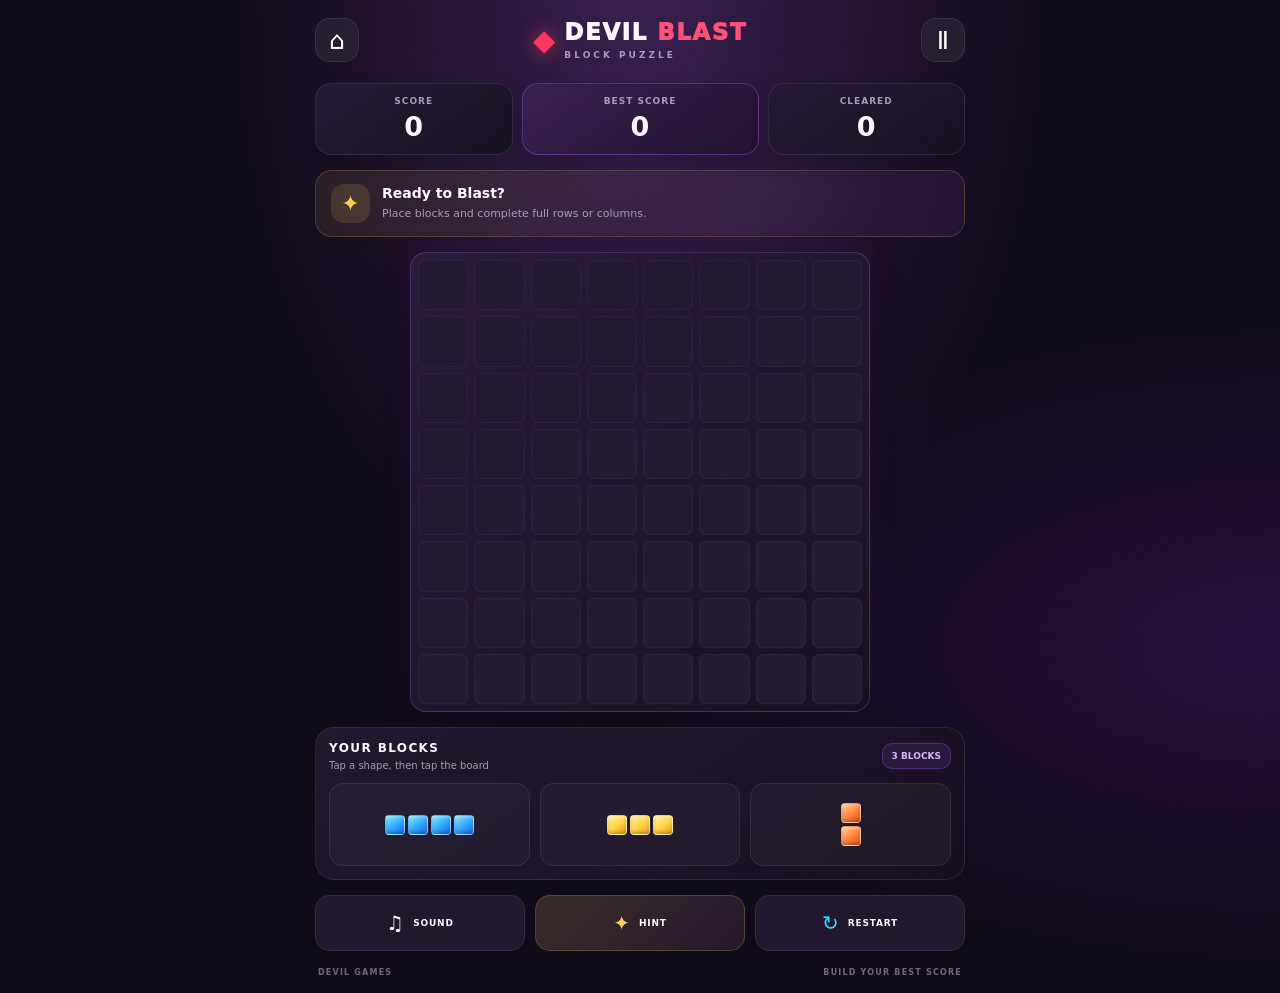
<file: devil-blast/index.html>
<!-- =====================================================
DEVIL GAMES — PART 04
FILE: devil-blast/index.html
PURPOSE: DEVIL BLAST 8x8 BLOCK PUZZLE GAME SCREEN
NEXT: PART 05 — devil-blast/style.css
===================================================== -->

<!DOCTYPE html>
<html lang="en">
<head>
  <meta charset="UTF-8">
  <meta name="viewport" content="width=device-width, initial-scale=1.0, viewport-fit=cover">
  <meta name="theme-color" content="#140d20">
  <meta name="description" content="DEVIL BLAST colorful block puzzle game">
  <title>DEVIL BLAST | DEVIL GAMES</title>

  <link rel="stylesheet" href="style.css">
</head>
<body>
  <div class="game-shell">

    <!-- TOP BAR -->
    <header class="game-header">
      <a class="icon-btn home-btn" href="../index.html" aria-label="Home">⌂</a>

      <div class="game-brand">
        <span class="brand-mark">◆</span>
        <div>
          <h1>DEVIL <span>BLAST</span></h1>
          <p>BLOCK PUZZLE</p>
        </div>
      </div>

      <button class="icon-btn" id="pauseBtn" aria-label="Pause game">Ⅱ</button>
    </header>

    <!-- SCORE PANEL -->
    <section class="score-panel">
      <div class="score-box">
        <span class="score-label">SCORE</span>
        <strong id="scoreValue">0</strong>
      </div>

      <div class="score-box score-main">
        <span class="score-label">BEST SCORE</span>
        <strong id="bestValue">0</strong>
      </div>

      <div class="score-box">
        <span class="score-label">CLEARED</span>
        <strong id="clearValue">0</strong>
      </div>
    </section>

    <!-- GAME MESSAGE -->
    <section class="game-message">
      <div class="message-icon">✦</div>
      <div>
        <h2 id="messageTitle">Ready to Blast?</h2>
        <p id="messageText">Place blocks and complete full rows or columns.</p>
      </div>
    </section>

    <!-- PUZZLE BOARD -->
    <main class="board-area">
      <div class="board-frame">
        <div
          class="puzzle-board"
          id="gameBoard"
          role="grid"
          aria-label="8 by 8 block puzzle board"
        ></div>
      </div>
    </main>

    <!-- BLOCK TRAY -->
    <section class="block-section">
      <div class="section-heading">
        <div>
          <h2>YOUR BLOCKS</h2>
          <p>Tap a shape, then tap the board</p>
        </div>
        <span class="tray-badge" id="blocksLeft">3 BLOCKS</span>
      </div>

      <div class="block-tray" id="blockTray">
        <button class="block-slot" data-slot="0" aria-label="Select block 1">
          <span class="block-shape"></span>
        </button>

        <button class="block-slot" data-slot="1" aria-label="Select block 2">
          <span class="block-shape"></span>
        </button>

        <button class="block-slot" data-slot="2" aria-label="Select block 3">
          <span class="block-shape"></span>
        </button>
      </div>
    </section>

    <!-- GAME ACTIONS -->
    <section class="game-actions">
      <button class="action-btn secondary-action" id="soundBtn">
        <span>♫</span>
        <small>SOUND</small>
      </button>

      <button class="action-btn hint-action" id="hintBtn">
        <span>✦</span>
        <small>HINT</small>
      </button>

      <button class="action-btn restart-action" id="restartBtn">
        <span>↻</span>
        <small>RESTART</small>
      </button>
    </section>

    <footer class="game-footer">
      <span>DEVIL GAMES</span>
      <span>BUILD YOUR BEST SCORE</span>
    </footer>
  </div>

  <!-- PAUSE / GAME OVER MODAL -->
  <div class="game-modal hidden" id="gameModal" role="dialog" aria-modal="true">
    <div class="modal-card">
      <div class="modal-symbol" id="modalSymbol">Ⅱ</div>
      <h2 id="modalTitle">Game Paused</h2>
      <p id="modalText">Take a breath. Your blocks are waiting.</p>

      <div class="modal-score hidden" id="finalScoreBox">
        <span>FINAL SCORE</span>
        <strong id="finalScore">0</strong>
      </div>

      <button class="modal-primary" id="resumeBtn">RESUME GAME</button>
      <button class="modal-secondary" id="modalRestartBtn">RESTART GAME</button>
      <a class="modal-home" href="../index.html">BACK TO DEVIL GAMES</a>
    </div>
  </div>

  <!-- =====================================================
  PART 04 END
  FILE: devil-blast/index.html
  NEXT: PART 05 — devil-blast/style.css
  ===================================================== -->

  <script src="game.js"></script>
</body>
</html>
</file>
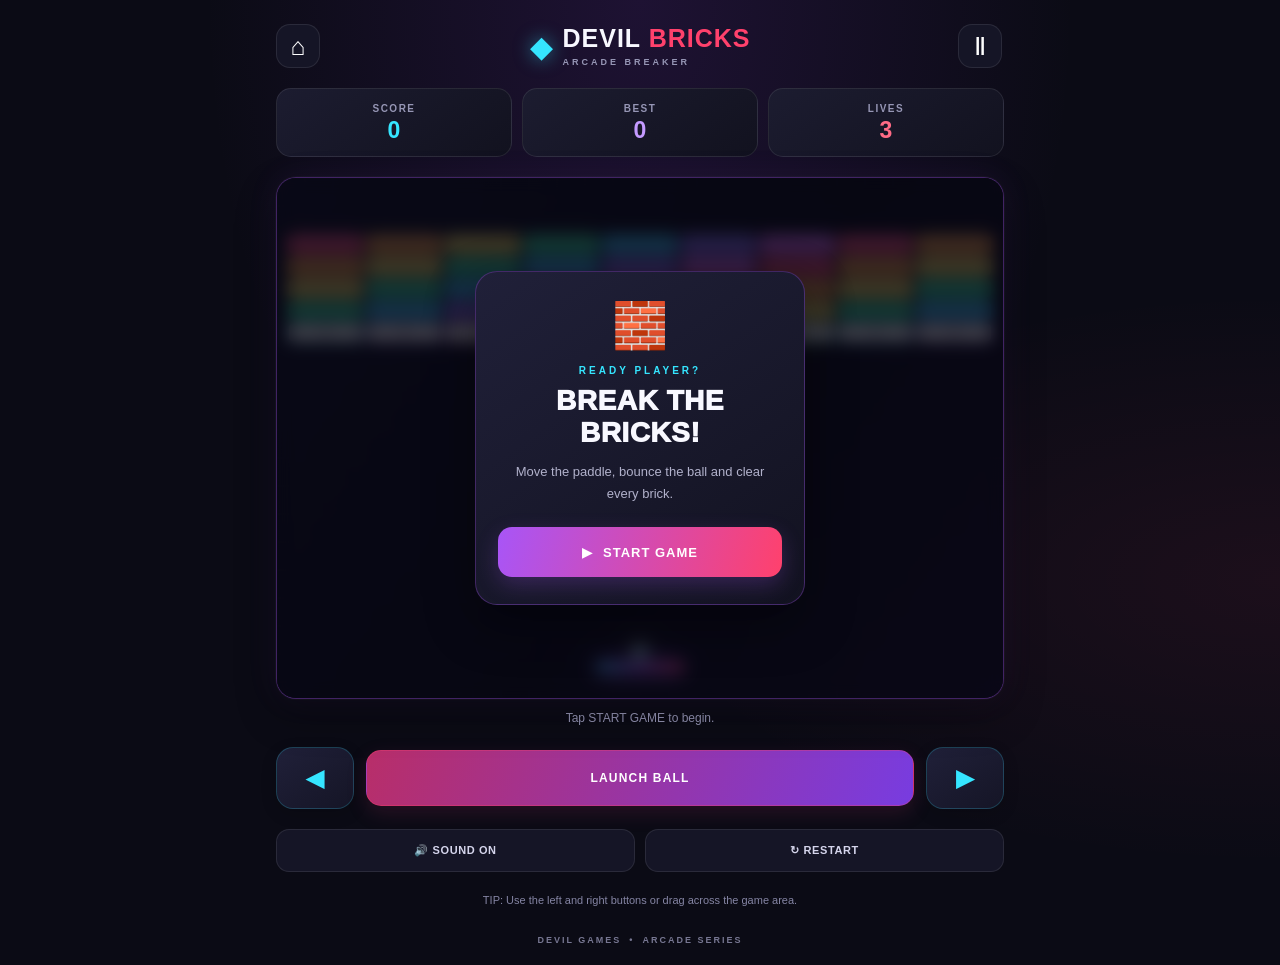
<file: devil-bricks/index.html>
<!-- =====================================================
     DEVIL GAMES
     PART 11: DEVIL BRICKS — HTML
     FILE: devil-bricks/index.html
     NEXT: PART 12 — devil-bricks/style.css
===================================================== -->
<!DOCTYPE html>
<html lang="en">
<head>
  <meta charset="UTF-8">
  <meta name="viewport" content="width=device-width, initial-scale=1.0, viewport-fit=cover">
  <meta name="theme-color" content="#10101c">
  <meta name="description" content="DEVIL BRICKS — a colorful arcade brick breaker game.">
  <title>DEVIL BRICKS | DEVIL GAMES</title>
  <link rel="stylesheet" href="style.css">
</head>
<body>
  <main class="brick-app">

    <header class="brick-header">
      <a class="brick-home-btn" href="../index.html" aria-label="Back to games">
        <span aria-hidden="true">⌂</span>
      </a>

      <div class="brick-brand">
        <span class="brick-brand-icon">◆</span>
        <div>
          <h1>DEVIL <span>BRICKS</span></h1>
          <p>ARCADE BREAKER</p>
        </div>
      </div>

      <button id="brickPauseBtn" class="brick-icon-btn"
        type="button" aria-label="Pause game">Ⅱ</button>
    </header>

    <section class="brick-stats" aria-label="Game statistics">
      <div class="brick-stat">
        <span>SCORE</span>
        <strong id="brickScoreValue">0</strong>
      </div>
      <div class="brick-stat">
        <span>BEST</span>
        <strong id="brickBestValue">0</strong>
      </div>
      <div class="brick-stat">
        <span>LIVES</span>
        <strong id="brickLivesValue">3</strong>
      </div>
    </section>

    <section class="brick-game-shell">
      <div class="brick-canvas-wrap">
        <canvas id="brickCanvas"
          aria-label="Brick breaker game area"
          role="img"></canvas>

        <div id="brickStartOverlay" class="brick-overlay">
          <div class="brick-overlay-card">
            <div class="brick-large-icon">🧱</div>
            <p class="brick-eyebrow">READY PLAYER?</p>
            <h2>BREAK THE BRICKS!</h2>
            <p>Move the paddle, bounce the ball and clear every brick.</p>
            <button id="brickStartBtn" class="brick-primary-btn" type="button">
              <span>▶</span> START GAME
            </button>
          </div>
        </div>

        <div id="brickPauseOverlay" class="brick-overlay" hidden>
          <div class="brick-overlay-card">
            <div class="brick-large-icon">Ⅱ</div>
            <p class="brick-eyebrow">GAME PAUSED</p>
            <h2>TAKE A BREAK</h2>
            <button id="brickResumeBtn" class="brick-primary-btn" type="button">
              ▶ RESUME
            </button>
          </div>
        </div>
      </div>

      <p id="brickMessage" class="brick-message" aria-live="polite">
        Tap START GAME to begin.
      </p>
    </section>

    <section class="brick-controls" aria-label="Game controls">
      <button id="moveLeftBtn" class="brick-control-btn" type="button"
        aria-label="Move paddle left">◀</button>

      <button id="launchBtn" class="brick-launch-btn" type="button">
        LAUNCH BALL
      </button>

      <button id="moveRightBtn" class="brick-control-btn" type="button"
        aria-label="Move paddle right">▶</button>
    </section>

    <section class="brick-actions">
      <button id="brickSoundBtn" class="brick-secondary-btn" type="button">
        🔊 SOUND ON
      </button>
      <button id="brickRestartBtn" class="brick-secondary-btn" type="button">
        ↻ RESTART
      </button>
    </section>

    <p class="brick-tip">
      TIP: Use the left and right buttons or drag across the game area.
    </p>

    <footer class="brick-footer">
      <span>DEVIL GAMES</span>
      <span>•</span>
      <span>ARCADE SERIES</span>
    </footer>
  </main>

  <div id="brickGameOverModal" class="brick-modal" hidden>
    <div class="brick-modal-card">
      <div id="brickResultIcon" class="brick-large-icon">🏆</div>
      <p class="brick-eyebrow">ROUND COMPLETE</p>
      <h2 id="brickResultTitle">GAME OVER</h2>

      <div class="brick-final-score">
        <span>YOUR SCORE</span>
        <strong id="brickFinalScore">0</strong>
      </div>

      <button id="brickPlayAgainBtn" class="brick-primary-btn" type="button">
        ↻ PLAY AGAIN
      </button>

      <a class="brick-home-link" href="../index.html">
        ← BACK TO DEVIL GAMES
      </a>
    </div>
  </div>

  <script src="game.js"></script>
</body>
</html>
<!-- =====================================================
     PART 11 END
     FILE: devil-bricks/index.html
     NEXT PART 12: devil-bricks/style.css
===================================================== -->
</file>
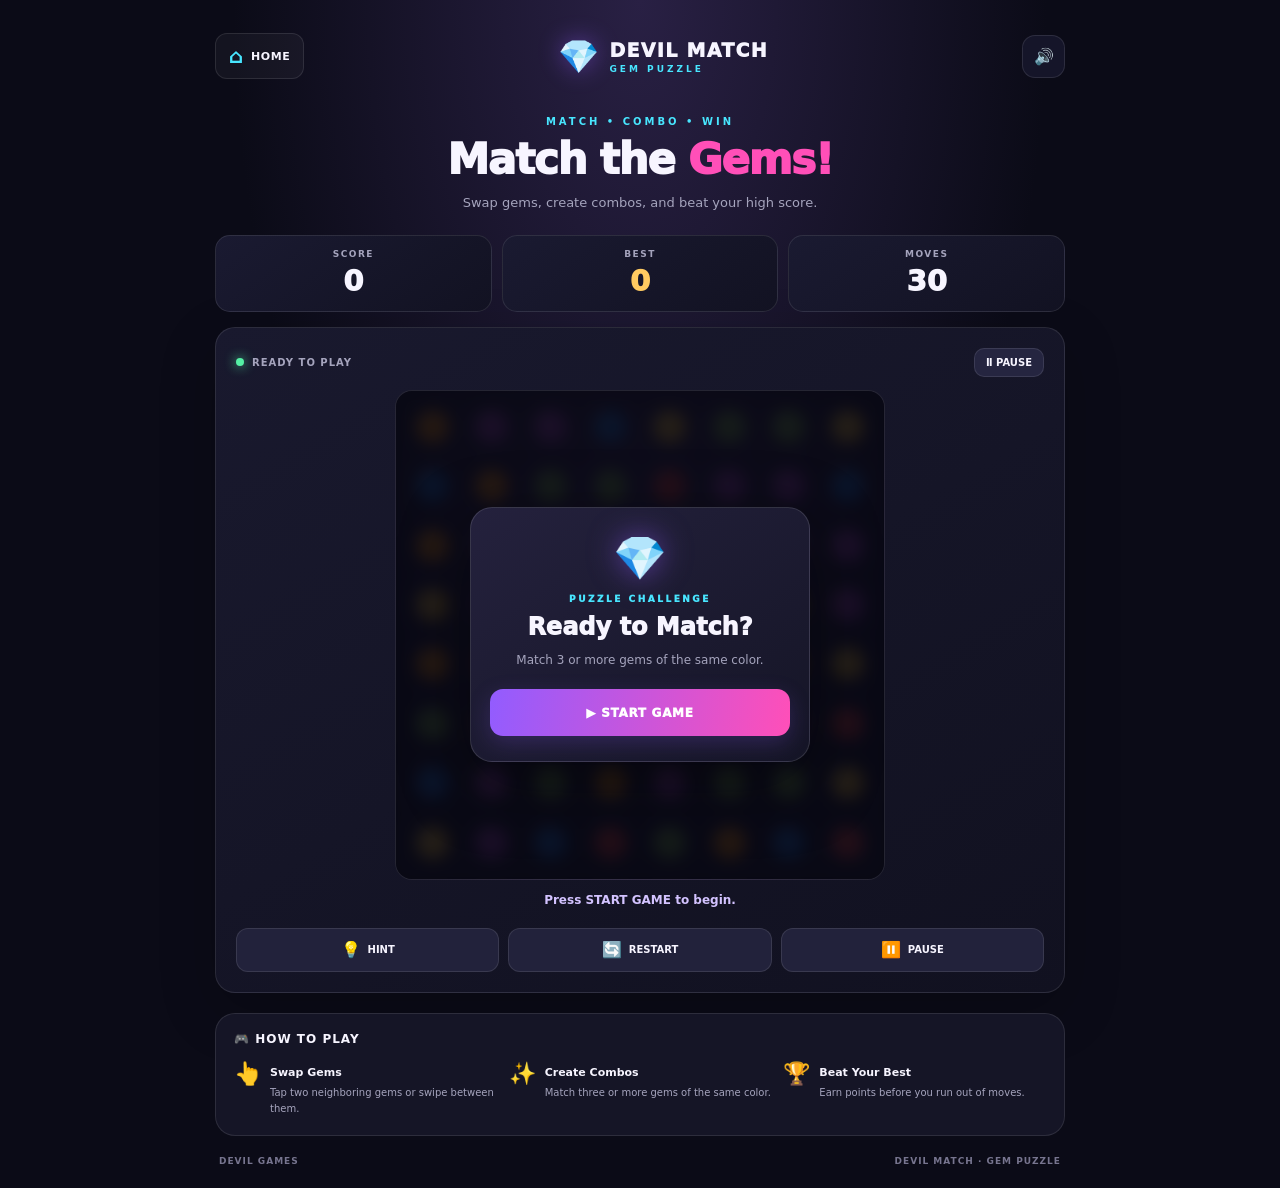
<file: devil-match/index.html>
<!-- =====================================================
 DEVIL GAMES
 PART 17: DEVIL MATCH — MATCH-3 GAME HTML
 FILE: devil-match/index.html
 NEXT: PART 18 — devil-match/style.css
===================================================== -->

<!DOCTYPE html>
<html lang="en">
<head>
  <meta charset="UTF-8">
  <meta name="viewport" content="width=device-width, initial-scale=1.0">
  <meta name="theme-color" content="#101020">
  <meta name="description" content="DEVIL MATCH - Match colorful gems and beat your best score!">
  <title>DEVIL MATCH | DEVIL GAMES</title>

  <link rel="stylesheet" href="style.css">
  <script src="game.js" defer></script>
</head>
<body>
  <main class="match-app">

    <!-- TOP BAR -->
    <header class="match-topbar">
      <a class="match-home-btn" href="../index.html" aria-label="Back to home">
        <span>⌂</span> HOME
      </a>

      <div class="match-brand">
        <span class="match-brand-icon">💎</span>
        <div>
          <h1>DEVIL MATCH</h1>
          <p>GEM PUZZLE</p>
        </div>
      </div>

      <button id="matchSoundBtn" class="match-icon-btn"
        type="button" aria-label="Toggle sound">🔊</button>
    </header>

    <!-- GAME INTRO -->
    <section class="match-intro">
      <p class="match-eyebrow">MATCH • COMBO • WIN</p>
      <h2>Match the <span>Gems!</span></h2>
      <p>Swap gems, create combos, and beat your high score.</p>
    </section>

    <!-- SCORE PANEL -->
    <section class="match-stats" aria-label="Game statistics">
      <div class="match-stat-card">
        <span>SCORE</span>
        <strong id="matchScoreValue">0</strong>
      </div>

      <div class="match-stat-card match-stat-highlight">
        <span>BEST</span>
        <strong id="matchBestValue">0</strong>
      </div>

      <div class="match-stat-card">
        <span>MOVES</span>
        <strong id="matchMovesValue">30</strong>
      </div>
    </section>

    <!-- GAME AREA -->
    <section class="match-game-panel">
      <div class="match-board-heading">
        <div>
          <span class="match-live-dot"></span>
          <span id="matchStatusLabel">READY TO PLAY</span>
        </div>
        <button id="matchPauseBtn" class="match-small-btn"
          type="button">Ⅱ PAUSE</button>
      </div>

      <div class="match-board-frame">
        <div id="matchBoard" class="match-board"
          role="grid" aria-label="Gem matching board">
          <!-- Gem buttons are created by game.js -->
        </div>

        <!-- START OVERLAY -->
        <div id="matchStartOverlay" class="match-overlay">
          <div class="match-overlay-card">
            <div class="match-overlay-icon">💎</div>
            <p class="match-overlay-label">PUZZLE CHALLENGE</p>
            <h2>Ready to Match?</h2>
            <p>Match 3 or more gems of the same color.</p>
            <button id="matchStartBtn" class="match-primary-btn"
              type="button">▶ START GAME</button>
          </div>
        </div>

        <!-- PAUSE OVERLAY -->
        <div id="matchPauseOverlay" class="match-overlay" hidden>
          <div class="match-overlay-card">
            <div class="match-overlay-icon">⏸️</div>
            <p class="match-overlay-label">GAME PAUSED</p>
            <h2>Take a Break</h2>
            <p>Your puzzle is waiting for you.</p>
            <button id="matchResumeBtn" class="match-primary-btn"
              type="button">▶ RESUME</button>
          </div>
        </div>
      </div>

      <p id="matchMessage" class="match-message" aria-live="polite">
        Press START GAME to begin.
      </p>

      <!-- GAME CONTROLS -->
      <div class="match-controls">
        <button id="matchHintBtn" class="match-control-btn"
          type="button">
          <span>💡</span>
          <span>HINT</span>
        </button>

        <button id="matchRestartBtn" class="match-control-btn"
          type="button">
          <span>🔄</span>
          <span>RESTART</span>
        </button>

        <button id="matchPauseControlBtn" class="match-control-btn"
          type="button">
          <span>⏸️</span>
          <span>PAUSE</span>
        </button>
      </div>
    </section>

    <!-- HOW TO PLAY -->
    <section class="match-howto">
      <h3>🎮 HOW TO PLAY</h3>

      <div class="match-tip-grid">
        <div class="match-tip">
          <span>👆</span>
          <div>
            <strong>Swap Gems</strong>
            <p>Tap two neighboring gems or swipe between them.</p>
          </div>
        </div>

        <div class="match-tip">
          <span>✨</span>
          <div>
            <strong>Create Combos</strong>
            <p>Match three or more gems of the same color.</p>
          </div>
        </div>

        <div class="match-tip">
          <span>🏆</span>
          <div>
            <strong>Beat Your Best</strong>
            <p>Earn points before you run out of moves.</p>
          </div>
        </div>
      </div>
    </section>

    <!-- GAME OVER MODAL -->
    <div id="matchGameOverModal" class="match-modal" hidden>
      <div class="match-modal-card">
        <div id="matchResultIcon" class="match-result-icon">🏆</div>
        <p class="match-overlay-label">CHALLENGE COMPLETE</p>
        <h2 id="matchResultTitle">Game Over!</h2>
        <p class="match-result-description">
          Your final score is
        </p>
        <strong id="matchFinalScore" class="match-final-score">0</strong>

        <button id="matchPlayAgainBtn" class="match-primary-btn"
          type="button">↻ PLAY AGAIN</button>

        <a href="../index.html" class="match-secondary-btn">
          ⌂ BACK TO DEVIL GAMES
        </a>
      </div>
    </div>

    <!-- FOOTER -->
    <footer class="match-footer">
      <span>DEVIL GAMES</span>
      <span>DEVIL MATCH · GEM PUZZLE</span>
    </footer>

  </main>
</body>
</html>

<!-- =====================================================
 PART 17 COMPLETE
 NEXT PART: PART 18 — devil-match/style.css
===================================================== -->
</file>
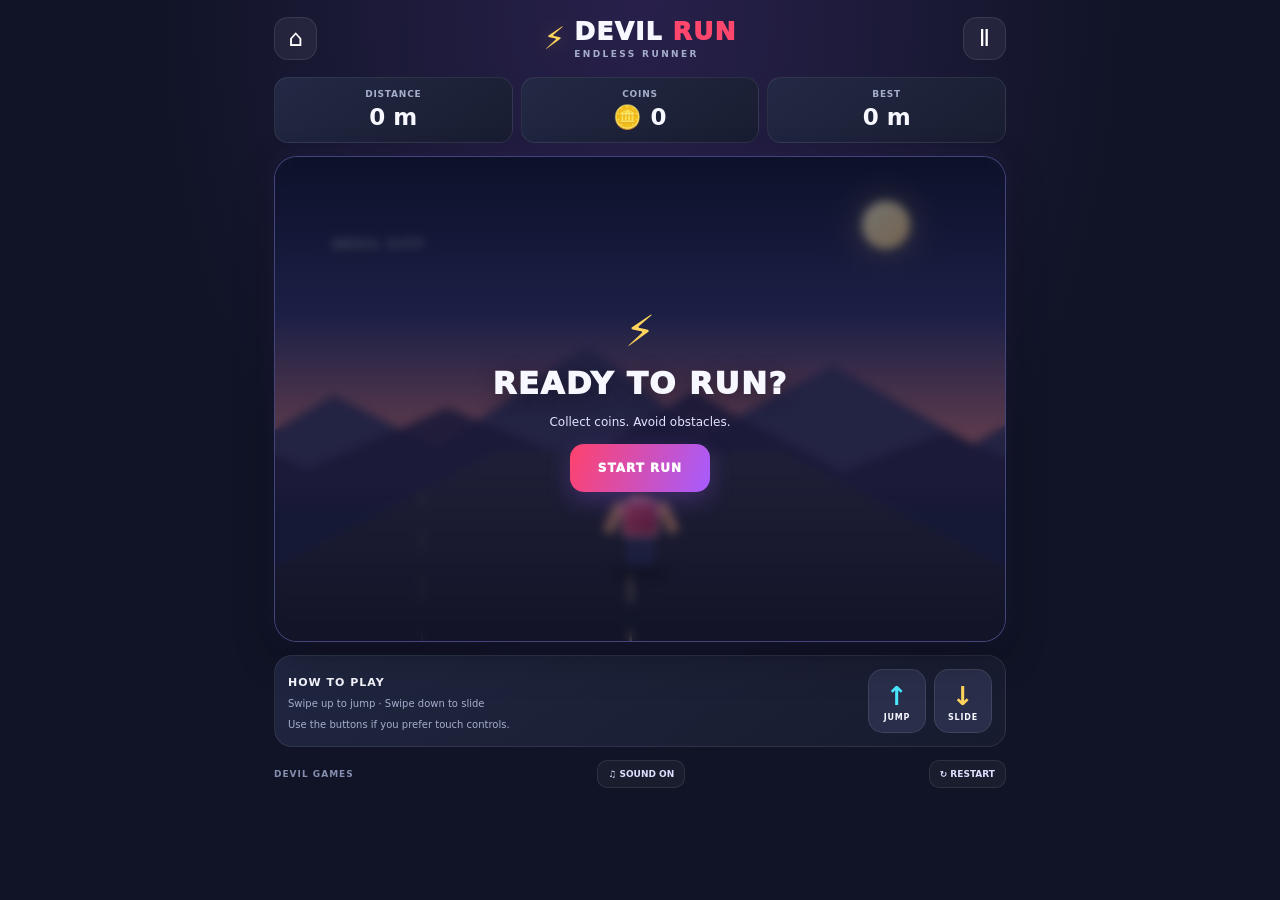
<file: devil-run/index.html>
<!-- =====================================================
DEVIL GAMES — PART 08
FILE: devil-run/index.html
PURPOSE: ENDLESS RUNNER GAME SCREEN
FEATURES: SCORE, COINS, JUMP, SLIDE, PAUSE, RESTART
NEXT: PART 09 — devil-run/style.css
===================================================== -->

<!DOCTYPE html>
<html lang="en">
<head>
  <meta charset="UTF-8">
  <meta name="viewport" content="width=device-width, initial-scale=1, viewport-fit=cover">
  <meta name="theme-color" content="#101426">
  <meta name="description" content="DEVIL RUN endless runner game">
  <title>DEVIL RUN | DEVIL GAMES</title>
  <link rel="stylesheet" href="style.css">
</head>
<body>
  <main class="runner-shell">

    <!-- HEADER -->
    <header class="runner-header">
      <a href="../index.html" class="runner-icon" aria-label="Back to games">⌂</a>

      <div class="runner-brand">
        <span class="runner-logo">⚡</span>
        <div>
          <h1>DEVIL <span>RUN</span></h1>
          <p>ENDLESS RUNNER</p>
        </div>
      </div>

      <button class="runner-icon" id="pauseBtn" aria-label="Pause">Ⅱ</button>
    </header>

    <!-- SCORE -->
    <section class="runner-stats">
      <div class="runner-stat">
        <span>DISTANCE</span>
        <strong id="distanceValue">0 m</strong>
      </div>
      <div class="runner-stat">
        <span>COINS</span>
        <strong id="coinValue">🪙 0</strong>
      </div>
      <div class="runner-stat">
        <span>BEST</span>
        <strong id="bestValue">0 m</strong>
      </div>
    </section>

    <!-- GAME WORLD -->
    <section class="runner-world" id="runnerWorld">
      <div class="world-sky"></div>
      <div class="moon"></div>

      <div class="mountain mountain-back"></div>
      <div class="mountain mountain-front"></div>

      <div class="world-sign">DEVIL CITY</div>

      <div class="world-track" id="worldTrack">
        <div class="track-line"></div>
        <div class="track-line track-line-two"></div>
      </div>

      <div class="runner-player" id="runnerPlayer" aria-label="Runner">
        <div class="player-shadow"></div>
        <div class="player-body">
          <div class="player-hair"></div>
          <div class="player-face"></div>
          <div class="player-shirt"></div>
          <div class="player-arm arm-left"></div>
          <div class="player-arm arm-right"></div>
          <div class="player-leg leg-left"></div>
          <div class="player-leg leg-right"></div>
        </div>
      </div>

      <div class="runner-obstacles" id="obstacleLayer"></div>
      <div class="runner-coins" id="coinLayer"></div>

      <div class="runner-hud-message" id="runnerMessage">
        <span class="hud-bolt">⚡</span>
        <strong>READY TO RUN?</strong>
        <p>Collect coins. Avoid obstacles.</p>
        <button id="startBtn" class="runner-primary">START RUN</button>
      </div>

      <div class="runner-paused hidden" id="pauseOverlay">
        <strong>PAUSED</strong>
        <p>Catch your breath!</p>
        <button id="resumeBtn" class="runner-primary">RESUME</button>
      </div>
    </section>

    <!-- CONTROLS -->
    <section class="runner-controls">
      <div class="control-instructions">
        <strong>HOW TO PLAY</strong>
        <p>Swipe up to jump · Swipe down to slide</p>
        <p>Use the buttons if you prefer touch controls.</p>
      </div>

      <div class="control-buttons">
        <button id="jumpBtn" class="control-button jump-button">
          <span>↑</span>
          <small>JUMP</small>
        </button>
        <button id="slideBtn" class="control-button slide-button">
          <span>↓</span>
          <small>SLIDE</small>
        </button>
      </div>
    </section>

    <!-- FOOTER -->
    <footer class="runner-footer">
      <span>DEVIL GAMES</span>
      <button id="soundBtn" class="runner-sound">♫ SOUND ON</button>
      <button id="restartBtn" class="runner-restart">↻ RESTART</button>
    </footer>

  </main>

  <!-- GAME OVER MODAL -->
  <div class="runner-modal hidden" id="gameOverModal" role="dialog" aria-modal="true">
    <div class="runner-modal-card">
      <div class="game-over-icon">⚡</div>
      <p class="game-over-label">RUN COMPLETE</p>
      <h2>GAME OVER</h2>
      <p class="game-over-description">Every run makes you stronger.</p>

      <div class="final-stats">
        <div>
          <span>DISTANCE</span>
          <strong id="finalDistance">0 m</strong>
        </div>
        <div>
          <span>COINS</span>
          <strong id="finalCoins">0</strong>
        </div>
      </div>

      <button id="playAgainBtn" class="runner-primary">RUN AGAIN</button>
      <a href="../index.html" class="runner-home-link">BACK TO DEVIL GAMES</a>
    </div>
  </div>

  <!-- =====================================================
  PART 08 END
  FILE: devil-run/index.html
  NEXT: PART 09 — devil-run/style.css
  ===================================================== -->

  <script src="game.js"></script>
</body>
</html>
</file>
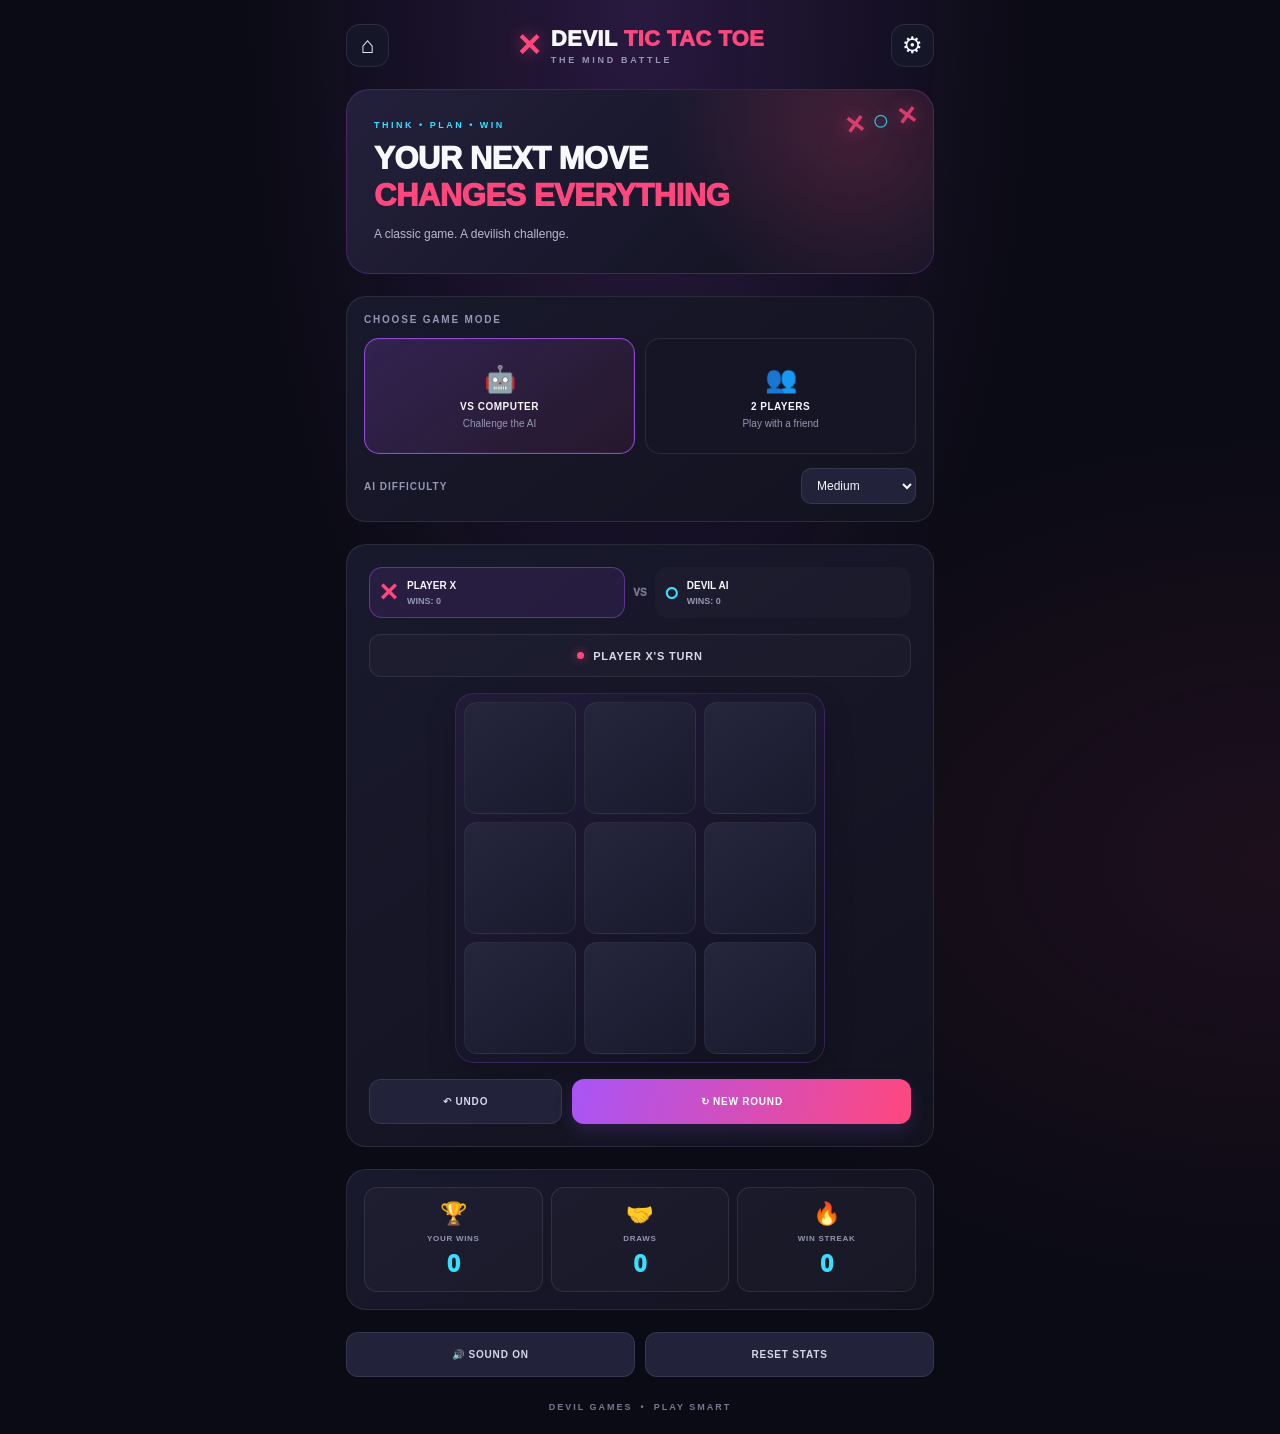
<file: devil-tic-tac-toe/index.html>
<!-- =====================================================
     DEVIL GAMES
     PART 14: DEVIL TIC TAC TOE — HTML
     FILE: devil-tic-tac-toe/index.html
     NEXT: PART 15 — devil-tic-tac-toe/style.css
===================================================== -->
<!DOCTYPE html>
<html lang="en">
<head>
  <meta charset="UTF-8">
  <meta name="viewport" content="width=device-width, initial-scale=1.0, viewport-fit=cover">
  <meta name="theme-color" content="#10101c">
  <meta name="description" content="DEVIL TIC TAC TOE — challenge a friend or play against AI.">
  <title>DEVIL TIC TAC TOE | DEVIL GAMES</title>
  <link rel="stylesheet" href="style.css">
</head>
<body>
  <main class="ttt-app">

    <header class="ttt-header">
      <a class="ttt-home-btn" href="../index.html" aria-label="Back to games">⌂</a>

      <div class="ttt-brand">
        <span class="ttt-brand-icon">✕</span>
        <div>
          <h1>DEVIL <span>TIC TAC TOE</span></h1>
          <p>THE MIND BATTLE</p>
        </div>
      </div>

      <button id="tttSettingsBtn" class="ttt-icon-btn"
        type="button" aria-label="Game settings">⚙</button>
    </header>

    <section class="ttt-hero">
      <div class="ttt-hero-art" aria-hidden="true">
        <span class="ttt-art-x">✕</span>
        <span class="ttt-art-o">○</span>
        <span class="ttt-art-x">✕</span>
      </div>
      <p class="ttt-eyebrow">THINK • PLAN • WIN</p>
      <h2>YOUR NEXT MOVE<br><span>CHANGES EVERYTHING</span></h2>
      <p class="ttt-hero-copy">A classic game. A devilish challenge.</p>
    </section>

    <section class="ttt-mode-panel">
      <p class="ttt-section-label">CHOOSE GAME MODE</p>

      <div class="ttt-mode-grid">
        <button class="ttt-mode-btn active" data-mode="ai" type="button">
          <span class="ttt-mode-icon">🤖</span>
          <span class="ttt-mode-title">VS COMPUTER</span>
          <span class="ttt-mode-subtitle">Challenge the AI</span>
        </button>

        <button class="ttt-mode-btn" data-mode="local" type="button">
          <span class="ttt-mode-icon">👥</span>
          <span class="ttt-mode-title">2 PLAYERS</span>
          <span class="ttt-mode-subtitle">Play with a friend</span>
        </button>
      </div>

      <div id="tttDifficultyWrap" class="ttt-difficulty-wrap">
        <label for="tttDifficulty">AI DIFFICULTY</label>
        <select id="tttDifficulty">
          <option value="easy">Easy</option>
          <option value="medium" selected>Medium</option>
          <option value="hard">Hard</option>
        </select>
      </div>
    </section>

    <section class="ttt-game-panel">
      <div class="ttt-match-info">
        <div class="ttt-player active" id="tttPlayerX">
          <span class="ttt-player-symbol ttt-x">✕</span>
          <div>
            <strong id="tttNameX">PLAYER X</strong>
            <small id="tttScoreX">WINS: 0</small>
          </div>
        </div>

        <div class="ttt-vs">VS</div>

        <div class="ttt-player" id="tttPlayerO">
          <span class="ttt-player-symbol ttt-o">○</span>
          <div>
            <strong id="tttNameO">DEVIL AI</strong>
            <small id="tttScoreO">WINS: 0</small>
          </div>
        </div>
      </div>

      <div class="ttt-status-bar" aria-live="polite">
        <span id="tttStatusDot"></span>
        <span id="tttStatus">PLAYER X'S TURN</span>
      </div>

      <div id="tttBoard" class="ttt-board" role="group"
        aria-label="Tic tac toe board">
        <button class="ttt-cell" data-cell="0" type="button" aria-label="Cell 1"></button>
        <button class="ttt-cell" data-cell="1" type="button" aria-label="Cell 2"></button>
        <button class="ttt-cell" data-cell="2" type="button" aria-label="Cell 3"></button>
        <button class="ttt-cell" data-cell="3" type="button" aria-label="Cell 4"></button>
        <button class="ttt-cell" data-cell="4" type="button" aria-label="Cell 5"></button>
        <button class="ttt-cell" data-cell="5" type="button" aria-label="Cell 6"></button>
        <button class="ttt-cell" data-cell="6" type="button" aria-label="Cell 7"></button>
        <button class="ttt-cell" data-cell="7" type="button" aria-label="Cell 8"></button>
        <button class="ttt-cell" data-cell="8" type="button" aria-label="Cell 9"></button>
      </div>

      <div class="ttt-game-actions">
        <button id="tttUndoBtn" class="ttt-secondary-btn" type="button">
          ↶ UNDO
        </button>
        <button id="tttRestartBtn" class="ttt-primary-btn" type="button">
          ↻ NEW ROUND
        </button>
      </div>
    </section>

    <section class="ttt-score-panel">
      <div>
        <span class="ttt-score-icon">🏆</span>
        <span class="ttt-score-label">YOUR WINS</span>
        <strong id="tttTotalWins">0</strong>
      </div>
      <div>
        <span class="ttt-score-icon">🤝</span>
        <span class="ttt-score-label">DRAWS</span>
        <strong id="tttDraws">0</strong>
      </div>
      <div>
        <span class="ttt-score-icon">🔥</span>
        <span class="ttt-score-label">WIN STREAK</span>
        <strong id="tttStreak">0</strong>
      </div>
    </section>

    <section class="ttt-bottom-actions">
      <button id="tttSoundBtn" class="ttt-secondary-btn" type="button">
        🔊 SOUND ON
      </button>
      <button id="tttResetStatsBtn" class="ttt-secondary-btn" type="button">
        RESET STATS
      </button>
    </section>

    <footer class="ttt-footer">
      <span>DEVIL GAMES</span>
      <span>•</span>
      <span>PLAY SMART</span>
    </footer>
  </main>

  <div id="tttResultModal" class="ttt-modal" hidden>
    <div class="ttt-modal-card">
      <div id="tttResultIcon" class="ttt-result-icon">🏆</div>
      <p class="ttt-eyebrow">ROUND FINISHED</p>
      <h2 id="tttResultTitle">YOU WIN!</h2>
      <p id="tttResultText">Excellent move!</p>

      <button id="tttPlayAgainBtn" class="ttt-primary-btn" type="button">
        ↻ PLAY AGAIN
      </button>

      <button id="tttCloseResultBtn" class="ttt-secondary-btn" type="button">
        VIEW BOARD
      </button>
    </div>
  </div>

  <div id="tttSettingsModal" class="ttt-modal" hidden>
    <div class="ttt-modal-card ttt-settings-card">
      <button id="tttCloseSettingsBtn" class="ttt-modal-close"
        type="button" aria-label="Close settings">✕</button>

      <p class="ttt-eyebrow">PERSONALIZE YOUR GAME</p>
      <h2>GAME SETTINGS</h2>

      <label class="ttt-setting-row">
        <span>Sound effects</span>
        <input id="tttSoundToggle" type="checkbox" checked>
      </label>

      <label class="ttt-setting-row">
        <span>Vibration</span>
        <input id="tttVibrationToggle" type="checkbox">
      </label>

      <button id="tttSettingsDoneBtn" class="ttt-primary-btn" type="button">
        DONE
      </button>
    </div>
  </div>

  <script src="game.js"></script>
</body>
</html>
<!-- =====================================================
     PART 14 END
     FILE: devil-tic-tac-toe/index.html
     NEXT PART 15: devil-tic-tac-toe/style.css
===================================================== -->
</file>
<file: devil-blast/style.css>
/* =====================================================
   DEVIL GAMES — PART 05
   FILE: devil-blast/style.css
   PURPOSE: COLORFUL, RESPONSIVE BLOCK PUZZLE DESIGN
   NEXT: PART 06 — devil-blast/game.js
===================================================== */

:root {
  --bg: #100b19;
  --panel: #1b1428;
  --panel-light: #251a36;
  --border: rgba(255, 255, 255, 0.09);
  --text: #fff8ff;
  --muted: #a99bb9;
  --red: #ff365e;
  --purple: #a65cff;
  --cyan: #38dcff;
  --gold: #ffcf58;
}

* {
  box-sizing: border-box;
  -webkit-tap-highlight-color: transparent;
}

html {
  min-height: 100%;
  background: var(--bg);
}

body {
  margin: 0;
  min-height: 100vh;
  color: var(--text);
  font-family: Inter, system-ui, -apple-system, BlinkMacSystemFont,
    "Segoe UI", sans-serif;
  background:
    radial-gradient(ellipse at 50% 0%, #39204f 0%, transparent 45%),
    radial-gradient(ellipse at 100% 65%, #24113b 0%, transparent 35%),
    var(--bg);
  overscroll-behavior: none;
}

button,
a {
  font: inherit;
}

button {
  color: inherit;
  cursor: pointer;
}

a {
  color: inherit;
  text-decoration: none;
}

button:focus-visible,
a:focus-visible {
  outline: 2px solid var(--cyan);
  outline-offset: 3px;
}

.game-shell {
  width: min(100%, 680px);
  min-height: 100vh;
  margin: 0 auto;
  padding: max(12px, env(safe-area-inset-top)) 15px
    max(14px, env(safe-area-inset-bottom));
  display: flex;
  flex-direction: column;
  gap: 15px;
}

/* TOP HEADER */

.game-header {
  min-height: 56px;
  display: flex;
  align-items: center;
  justify-content: space-between;
  gap: 12px;
}

.icon-btn {
  width: 44px;
  height: 44px;
  flex: 0 0 44px;
  display: grid;
  place-items: center;
  border: 1px solid var(--border);
  border-radius: 15px;
  background: rgba(255, 255, 255, 0.06);
  color: white;
  font-size: 25px;
  transition: transform 0.18s, background 0.18s;
}

.icon-btn:active {
  transform: scale(0.92);
  background: rgba(166, 92, 255, 0.25);
}

.game-brand {
  flex: 1;
  min-width: 0;
  display: flex;
  align-items: center;
  justify-content: center;
  gap: 9px;
}

.brand-mark {
  color: var(--red);
  font-size: 29px;
  text-shadow: 0 0 18px rgba(255, 54, 94, 0.65);
}

.game-brand h1 {
  margin: 0;
  font-size: clamp(17px, 4.7vw, 23px);
  line-height: 1.1;
  letter-spacing: 1.5px;
  font-weight: 950;
}

.game-brand h1 span {
  color: #ff5279;
}

.game-brand p {
  margin: 4px 0 0;
  color: var(--muted);
  font-size: 9px;
  letter-spacing: 3px;
  font-weight: 800;
}

/* SCORE CARDS */

.score-panel {
  display: grid;
  grid-template-columns: 1fr 1.2fr 1fr;
  gap: 9px;
}

.score-box {
  min-width: 0;
  padding: 12px 5px;
  text-align: center;
  border: 1px solid var(--border);
  border-radius: 16px;
  background: linear-gradient(145deg, #241a35, #171121);
  box-shadow: 0 7px 20px rgba(0, 0, 0, 0.12);
}

.score-main {
  border-color: rgba(166, 92, 255, 0.38);
  background: linear-gradient(145deg, #392050, #20132f);
}

.score-label {
  display: block;
  color: var(--muted);
  font-size: 9px;
  font-weight: 800;
  letter-spacing: 1px;
}

.score-box strong {
  display: block;
  margin-top: 5px;
  font-size: clamp(19px, 5vw, 27px);
  font-weight: 900;
  font-variant-numeric: tabular-nums;
}

/* MESSAGE */

.game-message {
  display: flex;
  align-items: center;
  gap: 12px;
  padding: 13px 15px;
  border: 1px solid rgba(255, 207, 88, 0.18);
  border-radius: 17px;
  background: linear-gradient(
    105deg,
    rgba(255, 207, 88, 0.09),
    rgba(166, 92, 255, 0.08)
  );
}

.message-icon {
  width: 39px;
  height: 39px;
  flex: 0 0 39px;
  display: grid;
  place-items: center;
  border-radius: 13px;
  background: rgba(255, 207, 88, 0.13);
  color: var(--gold);
  font-size: 22px;
}

.game-message h2 {
  margin: 0;
  font-size: 14px;
  font-weight: 850;
}

.game-message p {
  margin: 5px 0 0;
  color: var(--muted);
  font-size: 11px;
  line-height: 1.5;
}

/* PUZZLE BOARD */

.board-area {
  width: 100%;
  display: flex;
  justify-content: center;
}

.board-frame {
  width: min(100%, 460px);
  padding: 7px;
  border: 1px solid rgba(190, 145, 255, 0.23);
  border-radius: 16px;
  background: linear-gradient(145deg, #2a1c3c, #171020);
  box-shadow:
    0 12px 30px rgba(0, 0, 0, 0.24),
    0 0 28px rgba(166, 92, 255, 0.08);
}

.puzzle-board {
  width: 100%;
  aspect-ratio: 1;
  display: grid;
  grid-template-columns: repeat(8, minmax(0, 1fr));
  grid-template-rows: repeat(8, minmax(0, 1fr));
  gap: clamp(3px, 0.9vw, 6px);
  touch-action: manipulation;
}

.board-cell {
  min-width: 0;
  min-height: 0;
  padding: 0;
  border: 1px solid rgba(255, 255, 255, 0.045);
  border-radius: clamp(3px, 1vw, 7px);
  background: #241b32;
  transition:
    background 0.12s,
    transform 0.12s,
    box-shadow 0.12s;
}

.board-cell.filled {
  border: 1px solid rgba(255, 255, 255, 0.28);
  box-shadow:
    inset 0 2px 2px rgba(255, 255, 255, 0.25),
    inset 0 -3px 4px rgba(0, 0, 0, 0.18),
    0 2px 4px rgba(0, 0, 0, 0.17);
}

.board-cell.preview-valid {
  background: rgba(58, 228, 165, 0.5);
  border-color: #6bffc8;
}

.board-cell.preview-invalid {
  background: rgba(255, 54, 94, 0.48);
  border-color: #ff7992;
}

.board-cell.just-cleared {
  animation: cellBlast 0.3s ease-out;
}

@keyframes cellBlast {
  0% {
    transform: scale(0.7);
    opacity: 0.45;
  }
  55% {
    transform: scale(1.13);
    filter: brightness(1.8);
  }
  100% {
    transform: scale(1);
    opacity: 1;
  }
}

/* COLOR CLASSES FOR GAME BLOCKS */

.block-red {
  background: linear-gradient(145deg, #ff8a9f, #ff315d 52%, #d91d49);
}

.block-blue {
  background: linear-gradient(145deg, #8cecff, #31aaff 52%, #1764e6);
}

.block-green {
  background: linear-gradient(145deg, #aaffc4, #36e58a 52%, #119a5d);
}

.block-yellow {
  background: linear-gradient(145deg, #fff2a4, #ffd447 52%, #e99a16);
}

.block-purple {
  background: linear-gradient(145deg, #e0b4ff, #a85cff 52%, #7030d8);
}

.block-orange {
  background: linear-gradient(145deg, #ffd0a1, #ff873f 52%, #df4c20);
}

.block-pink {
  background: linear-gradient(145deg, #ffc0ef, #ff67c9 52%, #d72d99);
}

.block-cyan {
  background: linear-gradient(145deg, #b1ffff, #37e3e9 52%, #1397c4);
}

/* BLOCK TRAY */

.block-section {
  padding: 13px;
  border: 1px solid var(--border);
  border-radius: 19px;
  background: linear-gradient(145deg, #21172f, #171020);
}

.section-heading {
  display: flex;
  align-items: center;
  justify-content: space-between;
  gap: 10px;
}

.section-heading h2 {
  margin: 0;
  font-size: 12px;
  font-weight: 900;
  letter-spacing: 1.4px;
}

.section-heading p {
  margin: 5px 0 0;
  color: var(--muted);
  font-size: 10px;
}

.tray-badge {
  padding: 7px 9px;
  border: 1px solid rgba(166, 92, 255, 0.3);
  border-radius: 10px;
  background: rgba(166, 92, 255, 0.12);
  color: #d8b7ff;
  font-size: 9px;
  font-weight: 850;
  white-space: nowrap;
}

.block-tray {
  display: grid;
  grid-template-columns: repeat(3, minmax(0, 1fr));
  gap: 10px;
  margin-top: 12px;
}

.block-slot {
  min-height: 83px;
  display: grid;
  place-items: center;
  padding: 8px;
  border: 1px solid rgba(255, 255, 255, 0.08);
  border-radius: 14px;
  background: rgba(255, 255, 255, 0.035);
  transition:
    border-color 0.16s,
    background 0.16s,
    transform 0.16s;
}

.block-slot:active {
  transform: scale(0.96);
}

.block-slot.selected {
  border-color: var(--purple);
  background: rgba(166, 92, 255, 0.16);
  box-shadow: 0 0 15px rgba(166, 92, 255, 0.12);
}

.block-slot.empty {
  opacity: 0.25;
  pointer-events: none;
}

.block-shape {
  display: grid;
  gap: 3px;
  align-content: center;
  justify-content: center;
}

.shape-cell {
  width: clamp(13px, 4vw, 20px);
  aspect-ratio: 1;
  border-radius: 4px;
  border: 1px solid rgba(255, 255, 255, 0.28);
  box-shadow:
    inset 0 2px 2px rgba(255, 255, 255, 0.2),
    inset 0 -2px 3px rgba(0, 0, 0, 0.18);
}

/* ACTION BUTTONS */

.game-actions {
  display: grid;
  grid-template-columns: repeat(3, minmax(0, 1fr));
  gap: 10px;
}

.action-btn {
  min-height: 56px;
  display: flex;
  align-items: center;
  justify-content: center;
  gap: 9px;
  padding: 9px;
  border: 1px solid var(--border);
  border-radius: 15px;
  background: #21172f;
  transition: transform 0.15s, filter 0.15s;
}

.action-btn:active {
  transform: scale(0.96);
  filter: brightness(1.2);
}

.action-btn span {
  font-size: 20px;
}

.action-btn small {
  font-size: 9px;
  font-weight: 900;
  letter-spacing: 0.8px;
}

.hint-action {
  border-color: rgba(255, 207, 88, 0.2);
  background: linear-gradient(135deg, #382b28, #251a2d);
}

.hint-action span {
  color: var(--gold);
}

.restart-action span {
  color: var(--cyan);
}

.game-footer {
  display: flex;
  justify-content: space-between;
  gap: 10px;
  padding: 2px 3px;
  color: #756680;
  font-size: 8px;
  font-weight: 800;
  letter-spacing: 1.2px;
}

/* PAUSE AND GAME OVER */

.game-modal {
  position: fixed;
  inset: 0;
  z-index: 100;
  display: grid;
  place-items: center;
  padding: 20px;
  background: rgba(7, 4, 12, 0.78);
  backdrop-filter: blur(10px);
}

.game-modal.hidden {
  display: none;
}

.modal-card {
  width: min(100%, 360px);
  padding: 27px 22px;
  text-align: center;
  border: 1px solid rgba(190, 145, 255, 0.25);
  border-radius: 25px;
  background: linear-gradient(145deg, #2b1d3d, #15101f);
  box-shadow: 0 25px 70px rgba(0, 0, 0, 0.45);
}

.modal-symbol {
  width: 64px;
  height: 64px;
  display: grid;
  place-items: center;
  margin: 0 auto 16px;
  border-radius: 20px;
  background: rgba(166, 92, 255, 0.16);
  color: #d4aaff;
  font-size: 30px;
}

.modal-card h2 {
  margin: 0;
  font-size: 24px;
}

.modal-card p {
  margin: 10px 0 20px;
  color: var(--muted);
  font-size: 13px;
  line-height: 1.6;
}

.modal-score {
  display: flex;
  flex-direction: column;
  gap: 6px;
  margin: 0 0 18px;
  padding: 13px;
  border-radius: 14px;
  background: rgba(255, 255, 255, 0.05);
}

.modal-score.hidden {
  display: none;
}

.modal-score span {
  color: var(--muted);
  font-size: 10px;
  letter-spacing: 1px;
}

.modal-score strong {
  color: var(--gold);
  font-size: 30px;
}

.modal-primary,
.modal-secondary {
  width: 100%;
  min-height: 48px;
  margin-top: 9px;
  border-radius: 13px;
  font-size: 12px;
  font-weight: 900;
  letter-spacing: 0.7px;
}

.modal-primary {
  border: 0;
  background: linear-gradient(100deg, #ff365e, #a65cff);
  color: white;
}

.modal-secondary {
  border: 1px solid var(--border);
  background: rgba(255, 255, 255, 0.05);
}

.modal-home {
  display: inline-block;
  margin-top: 18px;
  color: var(--muted);
  font-size: 11px;
  font-weight: 800;
}

/* SMALL PHONES */

@media (max-width: 380px) {
  .game-shell {
    padding-right: 10px;
    padding-left: 10px;
    gap: 11px;
  }

  .score-box {
    padding: 10px 3px;
  }

  .score-label {
    font-size: 8px;
    letter-spacing: 0.5px;
  }

  .block-section {
    padding: 10px;
  }

  .block-slot {
    min-height: 70px;
  }

  .action-btn {
    gap: 5px;
  }

  .action-btn small {
    font-size: 8px;
  }
}

/* LANDSCAPE MOBILE */

@media (max-height: 720px) and (orientation: landscape) {
  .game-shell {
    width: min(100%, 980px);
    gap: 8px;
  }

  .game-header {
    min-height: 42px;
  }

  .icon-btn {
    width: 38px;
    height: 38px;
    flex-basis: 38px;
  }

  .game-message {
    padding: 8px 12px;
  }

  .message-icon {
    width: 32px;
    height: 32px;
    flex-basis: 32px;
  }

  .board-frame {
    width: min(48vh, 420px);
  }

  .block-slot {
    min-height: 55px;
  }
}

/* =====================================================
   PART 05 END
   FILE: devil-blast/style.css
   NEXT: PART 06 — devil-blast/game.js
===================================================== */
</file>
<file: devil-bricks/style.css>
/* =====================================================
   DEVIL GAMES
   PART 12: DEVIL BRICKS — CSS DESIGN
   FILE: devil-bricks/style.css
   NEXT: PART 13 — devil-bricks/game.js
===================================================== */

:root {
  --brick-bg: #0b0b15;
  --brick-panel: #151526;
  --brick-panel-light: #202039;
  --brick-text: #f8f8ff;
  --brick-muted: #9696b5;
  --brick-red: #ff416c;
  --brick-purple: #a855f7;
  --brick-cyan: #35e5ff;
  --brick-border: rgba(255, 255, 255, 0.09);
}

* {
  box-sizing: border-box;
  -webkit-tap-highlight-color: transparent;
}

html {
  min-height: 100%;
  background: var(--brick-bg);
}

body {
  margin: 0;
  min-height: 100vh;
  color: var(--brick-text);
  font-family: Inter, "Segoe UI", Arial, sans-serif;
  background:
    radial-gradient(ellipse at 50% 0%, rgba(112, 48, 180, 0.19), transparent 48%),
    radial-gradient(ellipse at 100% 60%, rgba(255, 65, 108, 0.07), transparent 35%),
    var(--brick-bg);
}

button,
a {
  font: inherit;
}

button {
  color: inherit;
  cursor: pointer;
  touch-action: manipulation;
}

a {
  color: inherit;
  text-decoration: none;
}

button:focus-visible,
a:focus-visible {
  outline: 2px solid var(--brick-cyan);
  outline-offset: 4px;
}

[hidden] {
  display: none !important;
}

.brick-app {
  width: min(100%, 760px);
  min-height: 100vh;
  margin: 0 auto;
  padding: max(14px, env(safe-area-inset-top)) 16px
    max(20px, env(safe-area-inset-bottom));
  display: flex;
  flex-direction: column;
  gap: 17px;
}

/* HEADER */

.brick-header {
  display: grid;
  grid-template-columns: 46px 1fr 46px;
  align-items: center;
  gap: 12px;
}

.brick-home-btn,
.brick-icon-btn {
  width: 44px;
  height: 44px;
  display: grid;
  place-items: center;
  border: 1px solid var(--brick-border);
  border-radius: 14px;
  background: var(--brick-panel);
  color: white;
  font-size: 25px;
  transition: background 0.2s, transform 0.2s;
}

.brick-home-btn:active,
.brick-icon-btn:active {
  transform: scale(0.94);
  background: var(--brick-panel-light);
}

.brick-brand {
  display: flex;
  align-items: center;
  justify-content: center;
  gap: 10px;
  min-width: 0;
}

.brick-brand-icon {
  color: var(--brick-cyan);
  font-size: 30px;
  text-shadow: 0 0 18px rgba(53, 229, 255, 0.5);
}

.brick-brand h1 {
  margin: 0;
  font-size: clamp(19px, 5vw, 25px);
  line-height: 1.1;
  font-weight: 900;
  letter-spacing: 1px;
  white-space: nowrap;
}

.brick-brand h1 span {
  color: var(--brick-red);
}

.brick-brand p {
  margin: 5px 0 0;
  color: var(--brick-muted);
  font-size: 9px;
  font-weight: 800;
  letter-spacing: 3px;
}

/* SCOREBOARD */

.brick-stats {
  display: grid;
  grid-template-columns: repeat(3, 1fr);
  gap: 10px;
}

.brick-stat {
  min-height: 69px;
  padding: 12px 8px;
  display: flex;
  flex-direction: column;
  justify-content: center;
  align-items: center;
  gap: 5px;
  border: 1px solid var(--brick-border);
  border-radius: 15px;
  background: linear-gradient(145deg, #1c1c30, #12121f);
}

.brick-stat span {
  color: var(--brick-muted);
  font-size: 10px;
  font-weight: 800;
  letter-spacing: 1.5px;
}

.brick-stat strong {
  font-size: 23px;
  line-height: 1;
  font-weight: 900;
  font-variant-numeric: tabular-nums;
}

#brickScoreValue {
  color: var(--brick-cyan);
}

#brickBestValue {
  color: #c49aff;
}

#brickLivesValue {
  color: #ff6b86;
}

/* GAME AREA */

.brick-game-shell {
  display: flex;
  flex-direction: column;
  gap: 10px;
}

.brick-canvas-wrap {
  position: relative;
  width: 100%;
  height: clamp(330px, 58vh, 570px);
  min-height: 300px;
  overflow: hidden;
  border: 1px solid rgba(168, 85, 247, 0.35);
  border-radius: 20px;
  background: #090915;
  box-shadow:
    0 0 0 1px rgba(255, 255, 255, 0.025),
    0 16px 40px rgba(0, 0, 0, 0.28),
    0 0 32px rgba(168, 85, 247, 0.08);
  isolation: isolate;
}

#brickCanvas {
  display: block;
  width: 100%;
  height: 100%;
  touch-action: none;
  user-select: none;
  -webkit-user-select: none;
}

.brick-message {
  min-height: 18px;
  margin: 0;
  text-align: center;
  color: var(--brick-muted);
  font-size: 12px;
  line-height: 1.5;
}

/* START AND PAUSE OVERLAYS */

.brick-overlay {
  position: absolute;
  z-index: 3;
  inset: 0;
  display: flex;
  justify-content: center;
  align-items: center;
  padding: 20px;
  background: rgba(7, 7, 18, 0.78);
  backdrop-filter: blur(8px);
  -webkit-backdrop-filter: blur(8px);
}

.brick-overlay-card {
  width: min(100%, 330px);
  padding: 27px 22px;
  text-align: center;
  border: 1px solid rgba(168, 85, 247, 0.3);
  border-radius: 22px;
  background: linear-gradient(145deg, #202039, #121220);
  box-shadow: 0 18px 50px rgba(0, 0, 0, 0.38);
  animation: brickCardIn 0.35s ease both;
}

.brick-large-icon {
  margin-bottom: 12px;
  font-size: 45px;
  line-height: 1.2;
}

.brick-eyebrow {
  margin: 0 0 9px;
  color: var(--brick-cyan);
  font-size: 10px;
  font-weight: 900;
  letter-spacing: 3px;
}

.brick-overlay-card h2,
.brick-modal-card h2 {
  margin: 0 0 12px;
  font-size: clamp(21px, 5vw, 28px);
  font-weight: 950;
  letter-spacing: 0.5px;
}

.brick-overlay-card > p:not(.brick-eyebrow) {
  margin: 0 0 22px;
  color: #b1b1cb;
  font-size: 13px;
  line-height: 1.7;
}

/* BUTTONS */

.brick-primary-btn {
  width: 100%;
  min-height: 50px;
  padding: 13px 16px;
  display: flex;
  align-items: center;
  justify-content: center;
  gap: 10px;
  border: 0;
  border-radius: 14px;
  color: #fff;
  background: linear-gradient(105deg, #a855f7, #ff416c);
  box-shadow: 0 8px 22px rgba(168, 85, 247, 0.23);
  font-size: 13px;
  font-weight: 900;
  letter-spacing: 1px;
  transition: transform 0.2s, filter 0.2s;
}

.brick-primary-btn:hover {
  filter: brightness(1.12);
}

.brick-primary-btn:active {
  transform: scale(0.97);
}

.brick-controls {
  display: grid;
  grid-template-columns: 64px minmax(120px, 1fr) 64px;
  align-items: center;
  gap: 12px;
}

.brick-control-btn {
  height: 58px;
  border: 1px solid rgba(53, 229, 255, 0.2);
  border-radius: 17px;
  color: var(--brick-cyan);
  background: linear-gradient(145deg, #202039, #151526);
  font-size: 23px;
  font-weight: 900;
  box-shadow: 0 5px 16px rgba(0, 0, 0, 0.16);
  touch-action: none;
  user-select: none;
  -webkit-user-select: none;
}

.brick-control-btn:active {
  background: rgba(53, 229, 255, 0.16);
  transform: scale(0.96);
}

.brick-launch-btn {
  height: 52px;
  padding: 10px;
  border: 1px solid rgba(255, 65, 108, 0.35);
  border-radius: 15px;
  color: white;
  background: linear-gradient(110deg, #b82e69, #783ce0);
  font-size: 12px;
  font-weight: 900;
  letter-spacing: 1.2px;
  box-shadow: 0 7px 20px rgba(184, 46, 105, 0.17);
}

.brick-launch-btn:active {
  transform: scale(0.97);
}

.brick-actions {
  display: grid;
  grid-template-columns: 1fr 1fr;
  gap: 10px;
}

.brick-secondary-btn {
  min-height: 43px;
  padding: 10px;
  border: 1px solid var(--brick-border);
  border-radius: 13px;
  color: #d5d5ec;
  background: var(--brick-panel);
  font-size: 11px;
  font-weight: 800;
  letter-spacing: 0.6px;
}

.brick-secondary-btn:active {
  background: var(--brick-panel-light);
}

.brick-tip {
  margin: 0;
  color: #8585a4;
  text-align: center;
  font-size: 11px;
  line-height: 1.6;
}

.brick-footer {
  display: flex;
  justify-content: center;
  gap: 8px;
  margin-top: auto;
  padding-top: 5px;
  color: #777792;
  font-size: 9px;
  font-weight: 800;
  letter-spacing: 2px;
}

/* GAME OVER MODAL */

.brick-modal {
  position: fixed;
  z-index: 20;
  inset: 0;
  display: flex;
  justify-content: center;
  align-items: center;
  padding: 20px;
  background: rgba(4, 4, 13, 0.86);
  backdrop-filter: blur(10px);
  -webkit-backdrop-filter: blur(10px);
}

.brick-modal-card {
  width: min(100%, 360px);
  padding: 30px 24px;
  text-align: center;
  border: 1px solid rgba(168, 85, 247, 0.32);
  border-radius: 24px;
  background: linear-gradient(150deg, #22223c, #11111e);
  box-shadow: 0 25px 80px rgba(0, 0, 0, 0.5);
  animation: brickCardIn 0.3s ease both;
}

.brick-final-score {
  margin: 22px 0;
  padding: 16px;
  display: flex;
  flex-direction: column;
  gap: 8px;
  border: 1px solid var(--brick-border);
  border-radius: 15px;
  background: rgba(255, 255, 255, 0.025);
}

.brick-final-score span {
  color: var(--brick-muted);
  font-size: 10px;
  font-weight: 800;
  letter-spacing: 2px;
}

.brick-final-score strong {
  color: var(--brick-cyan);
  font-size: 38px;
  font-weight: 950;
  font-variant-numeric: tabular-nums;
}

.brick-home-link {
  display: inline-block;
  margin-top: 22px;
  color: #b8a2ff;
  font-size: 11px;
  font-weight: 800;
}

.brick-home-link:hover {
  color: white;
}

/* ANIMATION AND SMALL SCREENS */

@keyframes brickCardIn {
  from {
    opacity: 0;
    transform: translateY(12px) scale(0.97);
  }
  to {
    opacity: 1;
    transform: translateY(0) scale(1);
  }
}

@media (min-width: 700px) {
  .brick-app {
    padding-top: 24px;
    gap: 20px;
  }

  .brick-canvas-wrap {
    height: min(58vh, 570px);
  }

  .brick-controls {
    grid-template-columns: 78px minmax(160px, 1fr) 78px;
  }

  .brick-control-btn {
    height: 62px;
  }

  .brick-launch-btn {
    height: 56px;
  }
}

@media (max-width: 380px) {
  .brick-app {
    padding-right: 11px;
    padding-left: 11px;
    gap: 13px;
  }

  .brick-header {
    grid-template-columns: 40px 1fr 40px;
    gap: 7px;
  }

  .brick-home-btn,
  .brick-icon-btn {
    width: 40px;
    height: 40px;
  }

  .brick-brand {
    gap: 6px;
  }

  .brick-brand h1 {
    font-size: 18px;
  }

  .brick-brand p {
    font-size: 8px;
    letter-spacing: 2px;
  }

  .brick-canvas-wrap {
    height: 52vh;
    min-height: 280px;
  }

  .brick-controls {
    grid-template-columns: 56px minmax(90px, 1fr) 56px;
    gap: 8px;
  }

  .brick-control-btn {
    height: 52px;
  }

  .brick-launch-btn {
    font-size: 10px;
    letter-spacing: 0.5px;
  }
}

@media (prefers-reduced-motion: reduce) {
  *,
  *::before,
  *::after {
    animation-duration: 0.01ms !important;
    transition-duration: 0.01ms !important;
    scroll-behavior: auto !important;
  }
}

/* =====================================================
   PART 12 END
   FILE: devil-bricks/style.css
   NEXT PART 13: devil-bricks/game.js
===================================================== */
</file>
<file: devil-match/style.css>
/* =====================================================
   DEVIL GAMES
   PART 18: DEVIL MATCH — MATCH-3 GAME STYLING
   FILE: devil-match/style.css
   NEXT: PART 19 — devil-match/game.js
===================================================== */

:root {
  --match-bg: #0b0b17;
  --match-panel: #151529;
  --match-panel-light: #20203b;
  --match-purple: #925cff;
  --match-pink: #ff4fb8;
  --match-cyan: #48e6ff;
  --match-text: #f7f5ff;
  --match-muted: #a5a4bd;
  --match-border: rgba(255, 255, 255, 0.1);
  --match-radius: 20px;
}

* {
  box-sizing: border-box;
}

html {
  min-height: 100%;
  background: var(--match-bg);
}

body {
  margin: 0;
  min-height: 100vh;
  color: var(--match-text);
  background:
    radial-gradient(ellipse at 50% 0%, #292044 0%, transparent 45%),
    var(--match-bg);
  font-family: Inter, system-ui, -apple-system, BlinkMacSystemFont,
    "Segoe UI", sans-serif;
}

button,
a {
  -webkit-tap-highlight-color: transparent;
}

button {
  color: inherit;
  font: inherit;
}

button:focus-visible,
a:focus-visible {
  outline: 3px solid var(--match-cyan);
  outline-offset: 3px;
}

.match-app {
  width: min(100% - 28px, 850px);
  margin: 0 auto;
  padding: 18px 0 22px;
}

.match-topbar {
  display: flex;
  align-items: center;
  justify-content: space-between;
  gap: 12px;
  min-height: 62px;
}

.match-home-btn {
  display: inline-flex;
  align-items: center;
  gap: 7px;
  padding: 10px 13px;
  border: 1px solid var(--match-border);
  border-radius: 12px;
  color: var(--match-text);
  background: rgba(255, 255, 255, 0.04);
  text-decoration: none;
  font-size: 11px;
  font-weight: 900;
  letter-spacing: 0.6px;
}

.match-home-btn span {
  color: var(--match-cyan);
  font-size: 20px;
}

.match-brand {
  display: flex;
  align-items: center;
  gap: 10px;
}

.match-brand-icon {
  font-size: 33px;
  filter: drop-shadow(0 0 12px #925cff77);
}

.match-brand h1 {
  margin: 0;
  font-size: 19px;
  font-weight: 1000;
  letter-spacing: 1.3px;
}

.match-brand p {
  margin: 3px 0 0;
  color: var(--match-cyan);
  font-size: 9px;
  font-weight: 900;
  letter-spacing: 3px;
}

.match-icon-btn {
  width: 43px;
  height: 43px;
  flex-shrink: 0;
  border: 1px solid var(--match-border);
  border-radius: 13px;
  background: var(--match-panel);
  cursor: pointer;
}

.match-intro {
  margin: 29px 0 21px;
  text-align: center;
}

.match-eyebrow {
  margin: 0 0 8px;
  color: var(--match-cyan);
  font-size: 10px;
  font-weight: 900;
  letter-spacing: 3px;
}

.match-intro h2 {
  margin: 0;
  font-size: clamp(27px, 5vw, 42px);
  font-weight: 1000;
  letter-spacing: -1.2px;
}

.match-intro h2 span {
  color: var(--match-pink);
}

.match-intro > p:last-child {
  margin: 9px 0 0;
  color: var(--match-muted);
  font-size: 13px;
  line-height: 1.6;
}

.match-stats {
  display: grid;
  grid-template-columns: repeat(3, minmax(0, 1fr));
  gap: 10px;
  margin-bottom: 15px;
}

.match-stat-card {
  padding: 13px 8px;
  border: 1px solid var(--match-border);
  border-radius: 15px;
  background: linear-gradient(145deg, #1a1a31, #121222);
  text-align: center;
}

.match-stat-card > span {
  display: block;
  color: var(--match-muted);
  font-size: 9px;
  font-weight: 900;
  letter-spacing: 1.5px;
}

.match-stat-card strong {
  display: block;
  margin-top: 5px;
  font-size: clamp(21px, 4vw, 29px);
  font-weight: 1000;
  font-variant-numeric: tabular-nums;
}

.match-stat-highlight strong {
  color: #ffca61;
}

.match-game-panel {
  padding: 15px;
  border: 1px solid var(--match-border);
  border-radius: var(--match-radius);
  background: linear-gradient(150deg, #19192e, #111120);
  box-shadow: 0 18px 55px #00000035;
}

.match-board-heading {
  display: flex;
  align-items: center;
  justify-content: space-between;
  gap: 10px;
  margin-bottom: 13px;
}

.match-board-heading > div {
  display: flex;
  align-items: center;
  gap: 8px;
  color: var(--match-muted);
  font-size: 10px;
  font-weight: 900;
  letter-spacing: 1px;
}

.match-live-dot {
  width: 8px;
  height: 8px;
  border-radius: 50%;
  background: #55f0a5;
  box-shadow: 0 0 12px #55f0a5;
}

.match-small-btn {
  padding: 8px 11px;
  border: 1px solid var(--match-border);
  border-radius: 10px;
  background: #252540;
  font-size: 10px;
  font-weight: 900;
  cursor: pointer;
}

.match-board-frame {
  position: relative;
  width: min(100%, 490px);
  margin: 0 auto;
  overflow: hidden;
  border: 1px solid #ffffff16;
  border-radius: 17px;
  background:
    radial-gradient(circle at 50% 30%, #34264d, transparent 70%),
    #10101f;
  box-shadow: inset 0 0 25px #00000035;
}

.match-board {
  display: grid;
  grid-template-columns: repeat(8, minmax(0, 1fr));
  gap: 4px;
  width: 100%;
  padding: 7px;
  touch-action: pan-y;
  user-select: none;
  -webkit-user-select: none;
}

.match-gem,
.match-cell {
  position: relative;
  display: grid;
  place-items: center;
  width: 100%;
  aspect-ratio: 1;
  min-width: 0;
  padding: 0;
  overflow: hidden;
  border: 1px solid #ffffff12;
  border-radius: 9px;
  background: #ffffff08;
  cursor: pointer;
  font-size: clamp(15px, 4.5vw, 30px);
  line-height: 1;
  transition:
    transform 130ms ease,
    filter 130ms ease,
    background 130ms ease;
}

.match-gem:active,
.match-cell:active {
  transform: scale(0.92);
}

.match-gem:hover,
.match-cell:hover {
  filter: brightness(1.2);
}

.match-gem.selected,
.match-cell.selected {
  z-index: 1;
  border: 2px solid #ffffff;
  background: #925cff55;
  box-shadow: 0 0 15px #925cffbb;
  transform: scale(0.92);
}

.match-gem.matched,
.match-cell.matched {
  animation: matchGemPop 220ms ease forwards;
}

.match-gem:disabled,
.match-cell:disabled {
  cursor: default;
  opacity: 0.8;
}

@keyframes matchGemPop {
  50% {
    transform: scale(1.18);
    filter: brightness(1.7);
  }
  100% {
    transform: scale(0);
    opacity: 0;
  }
}

.match-overlay {
  position: absolute;
  z-index: 5;
  inset: 0;
  display: grid;
  place-items: center;
  padding: 18px;
  background: #090914dd;
  backdrop-filter: blur(8px);
}

.match-overlay[hidden],
.match-modal[hidden] {
  display: none !important;
}

.match-overlay-card,
.match-modal-card {
  width: min(100%, 340px);
  padding: 25px 19px;
  border: 1px solid #ffffff20;
  border-radius: 22px;
  background: linear-gradient(145deg, #24213d, #151526);
  box-shadow: 0 20px 70px #00000060;
  text-align: center;
}

.match-overlay-icon,
.match-result-icon {
  margin-bottom: 10px;
  font-size: 43px;
  filter: drop-shadow(0 0 15px #925cff88);
}

.match-overlay-label {
  margin: 0 0 9px;
  color: var(--match-cyan);
  font-size: 9px;
  font-weight: 1000;
  letter-spacing: 2.5px;
}

.match-overlay-card h2,
.match-modal-card h2 {
  margin: 0;
  font-size: 24px;
  font-weight: 1000;
}

.match-overlay-card > p:not(.match-overlay-label) {
  margin: 10px 0 19px;
  color: var(--match-muted);
  font-size: 12px;
  line-height: 1.6;
}

.match-primary-btn,
.match-secondary-btn {
  display: flex;
  align-items: center;
  justify-content: center;
  width: 100%;
  min-height: 47px;
  padding: 12px 15px;
  border: 0;
  border-radius: 13px;
  background: linear-gradient(100deg, var(--match-purple), var(--match-pink));
  color: white;
  font-size: 12px;
  font-weight: 1000;
  letter-spacing: 0.7px;
  text-decoration: none;
  cursor: pointer;
  box-shadow: 0 7px 22px #925cff35;
  transition: transform 150ms ease, filter 150ms ease;
}

.match-primary-btn:hover,
.match-secondary-btn:hover {
  filter: brightness(1.12);
  transform: translateY(-1px);
}

.match-message {
  min-height: 22px;
  margin: 13px 0;
  color: #d3c3ff;
  text-align: center;
  font-size: 12px;
  font-weight: 700;
}

.match-controls {
  display: grid;
  grid-template-columns: repeat(3, minmax(0, 1fr));
  gap: 9px;
}

.match-control-btn {
  display: flex;
  align-items: center;
  justify-content: center;
  gap: 7px;
  min-height: 44px;
  padding: 9px 5px;
  border: 1px solid var(--match-border);
  border-radius: 12px;
  background: #22223b;
  font-size: 10px;
  font-weight: 900;
  cursor: pointer;
  transition: background 150ms ease, transform 150ms ease;
}

.match-control-btn:hover {
  background: #30304f;
}

.match-control-btn:active {
  transform: scale(0.97);
}

.match-control-btn span:first-child {
  font-size: 16px;
}

.match-howto {
  margin-top: 20px;
  padding: 18px;
  border: 1px solid var(--match-border);
  border-radius: var(--match-radius);
  background: #151526;
}

.match-howto h3 {
  margin: 0 0 15px;
  font-size: 12px;
  letter-spacing: 1px;
}

.match-tip-grid {
  display: grid;
  grid-template-columns: repeat(3, minmax(0, 1fr));
  gap: 12px;
}

.match-tip {
  display: flex;
  gap: 9px;
  align-items: flex-start;
}

.match-tip > span {
  font-size: 22px;
}

.match-tip strong {
  font-size: 11px;
}

.match-tip p {
  margin: 5px 0 0;
  color: var(--match-muted);
  font-size: 10px;
  line-height: 1.6;
}

.match-modal {
  position: fixed;
  z-index: 20;
  inset: 0;
  display: grid;
  place-items: center;
  padding: 18px;
  background: #070710eF;
  backdrop-filter: blur(10px);
}

.match-modal-card {
  width: min(100%, 370px);
}

.match-result-description {
  margin: 12px 0 5px;
  color: var(--match-muted);
  font-size: 12px;
}

.match-final-score {
  display: block;
  margin: 0 0 20px;
  color: #ffca61;
  font-size: 42px;
  font-weight: 1000;
  font-variant-numeric: tabular-nums;
}

.match-secondary-btn {
  margin-top: 10px;
  border: 1px solid var(--match-border);
  background: #ffffff09;
  box-shadow: none;
}

.match-footer {
  display: flex;
  justify-content: space-between;
  gap: 10px;
  padding: 20px 4px 0;
  color: #77758f;
  font-size: 9px;
  font-weight: 800;
  letter-spacing: 1px;
}

/* TABLET */
@media (min-width: 650px) {
  .match-app {
    padding-top: 25px;
  }

  .match-game-panel {
    padding: 20px;
  }

  .match-board {
    gap: 5px;
    padding: 9px;
  }

  .match-gem,
  .match-cell {
    border-radius: 11px;
  }
}

/* MOBILE */
@media (max-width: 480px) {
  .match-app {
    width: min(100% - 18px, 850px);
    padding-top: 10px;
  }

  .match-home-btn {
    padding: 9px;
    font-size: 9px;
  }

  .match-brand {
    gap: 6px;
  }

  .match-brand-icon {
    font-size: 25px;
  }

  .match-brand h1 {
    font-size: 14px;
    letter-spacing: 0.5px;
  }

  .match-brand p {
    font-size: 8px;
    letter-spacing: 2px;
  }

  .match-icon-btn {
    width: 38px;
    height: 38px;
  }

  .match-intro {
    margin: 23px 0 17px;
  }

  .match-intro > p:last-child {
    font-size: 11px;
  }

  .match-stats {
    gap: 7px;
  }

  .match-stat-card {
    padding: 11px 5px;
    border-radius: 12px;
  }

  .match-game-panel {
    padding: 10px;
    border-radius: 16px;
  }

  .match-board {
    gap: 3px;
    padding: 5px;
  }

  .match-gem,
  .match-cell {
    border-radius: 6px;
    font-size: clamp(14px, 5vw, 24px);
  }

  .match-tip-grid {
    grid-template-columns: 1fr;
    gap: 14px;
  }

  .match-tip p {
    font-size: 11px;
  }

  .match-footer {
    font-size: 8px;
    letter-spacing: 0.5px;
  }
}

/* ACCESSIBILITY: REDUCED MOTION */
@media (prefers-reduced-motion: reduce) {
  *,
  *::before,
  *::after {
    scroll-behavior: auto !important;
    animation-duration: 0.01ms !important;
    animation-iteration-count: 1 !important;
    transition-duration: 0.01ms !important;
  }
}

/* =====================================================
 PART 18 COMPLETE
 NEXT PART: PART 19 — devil-match/game.js
===================================================== */
</file>
<file: devil-run/style.css>
/* =====================================================
   DEVIL GAMES — PART 09
   FILE: devil-run/style.css
   PURPOSE: COLORFUL ENDLESS RUNNER DESIGN
   NEXT: PART 10 — devil-run/game.js
===================================================== */

:root {
  --bg: #101426;
  --panel: #1b2138;
  --text: #f7f8ff;
  --muted: #a5aecb;
  --red: #ff466d;
  --purple: #9b65ff;
  --cyan: #4be8ff;
  --gold: #ffd45c;
}

* {
  box-sizing: border-box;
  -webkit-tap-highlight-color: transparent;
}

html {
  min-height: 100%;
  background: var(--bg);
}

body {
  margin: 0;
  min-height: 100vh;
  color: var(--text);
  font-family: Inter, system-ui, -apple-system, BlinkMacSystemFont,
    "Segoe UI", sans-serif;
  background:
    radial-gradient(ellipse at top, #28204b, transparent 55%),
    var(--bg);
  overscroll-behavior: none;
}

button,
a {
  font: inherit;
}

button {
  color: inherit;
  cursor: pointer;
}

a {
  color: inherit;
  text-decoration: none;
}

button:focus-visible,
a:focus-visible {
  outline: 2px solid var(--cyan);
  outline-offset: 3px;
}

.runner-shell {
  width: min(100%, 760px);
  min-height: 100vh;
  margin: auto;
  padding: max(12px, env(safe-area-inset-top)) 14px
    max(14px, env(safe-area-inset-bottom));
  display: flex;
  flex-direction: column;
  gap: 13px;
}

/* HEADER */

.runner-header {
  display: flex;
  align-items: center;
  justify-content: space-between;
  gap: 10px;
  min-height: 52px;
}

.runner-icon {
  width: 43px;
  height: 43px;
  flex: 0 0 43px;
  display: grid;
  place-items: center;
  border: 1px solid rgba(255, 255, 255, 0.09);
  border-radius: 14px;
  background: rgba(255, 255, 255, 0.06);
  color: white;
  font-size: 23px;
}

.runner-icon:active {
  transform: scale(0.94);
}

.runner-brand {
  display: flex;
  align-items: center;
  justify-content: center;
  gap: 9px;
}

.runner-logo {
  color: var(--gold);
  font-size: 31px;
  filter: drop-shadow(0 0 10px rgba(255, 212, 92, 0.3));
}

.runner-brand h1 {
  margin: 0;
  font-size: clamp(19px, 5vw, 25px);
  font-weight: 950;
  letter-spacing: 1.2px;
}

.runner-brand h1 span {
  color: var(--red);
}

.runner-brand p {
  margin: 3px 0 0;
  color: var(--muted);
  font-size: 9px;
  font-weight: 800;
  letter-spacing: 2.4px;
}

/* STATS */

.runner-stats {
  display: grid;
  grid-template-columns: 1fr 1fr 1fr;
  gap: 8px;
}

.runner-stat {
  min-width: 0;
  padding: 11px 5px;
  text-align: center;
  border: 1px solid rgba(255, 255, 255, 0.08);
  border-radius: 14px;
  background: linear-gradient(145deg, #232944, #191d31);
}

.runner-stat span {
  display: block;
  color: var(--muted);
  font-size: 9px;
  font-weight: 800;
  letter-spacing: 0.8px;
}

.runner-stat strong {
  display: block;
  margin-top: 5px;
  font-size: clamp(16px, 4.4vw, 23px);
  font-weight: 900;
  font-variant-numeric: tabular-nums;
}

/* RUNNER WORLD */

.runner-world {
  position: relative;
  isolation: isolate;
  width: 100%;
  height: clamp(330px, 54vh, 520px);
  min-height: 310px;
  overflow: hidden;
  border: 1px solid rgba(164, 153, 255, 0.25);
  border-radius: 23px;
  background: #222b50;
  box-shadow:
    0 15px 40px rgba(0, 0, 0, 0.25),
    0 0 25px rgba(155, 101, 255, 0.08);
  touch-action: pan-y;
  user-select: none;
}

.world-sky {
  position: absolute;
  z-index: -5;
  inset: 0 0 34%;
  background: linear-gradient(
    180deg,
    #101735 0%,
    #343a76 50%,
    #fa8d8b 100%
  );
}

.moon {
  position: absolute;
  top: 9%;
  right: 13%;
  width: 48px;
  aspect-ratio: 1;
  border-radius: 50%;
  background: linear-gradient(135deg, #fffbd5, #ffd58c);
  box-shadow: 0 0 35px rgba(255, 213, 140, 0.45);
}

.mountain {
  position: absolute;
  z-index: -4;
  right: -10%;
  bottom: 31%;
  left: -10%;
  height: 36%;
  background: #44416f;
  clip-path: polygon(
    0 90%, 15% 45%, 27% 75%, 44% 16%,
    57% 68%, 72% 28%, 88% 73%, 100% 38%,
    100% 100%, 0 100%
  );
}

.mountain-front {
  z-index: -3;
  bottom: 28%;
  height: 28%;
  background: #302c56;
  opacity: 0.9;
  transform: scaleX(-1);
}

.world-sign {
  position: absolute;
  top: 17%;
  left: 8%;
  color: rgba(255, 255, 255, 0.7);
  font-size: 10px;
  font-weight: 950;
  letter-spacing: 3px;
  text-shadow: 0 2px 8px rgba(0, 0, 0, 0.4);
}

/* TRACK */

.world-track {
  position: absolute;
  z-index: -1;
  right: -25%;
  bottom: -4%;
  left: -25%;
  height: 43%;
  overflow: hidden;
  background: linear-gradient(180deg, #3b3b55, #191a2b);
  clip-path: polygon(37% 0, 63% 0, 100% 100%, 0 100%);
}

.track-line {
  position: absolute;
  top: -10%;
  left: 49%;
  width: 3px;
  height: 120%;
  background: repeating-linear-gradient(
    to bottom,
    #f7e7b1 0 25px,
    transparent 25px 48px
  );
  opacity: 0.65;
  transform: perspective(120px) rotateX(12deg);
}

.track-line-two {
  left: 30%;
  width: 2px;
  opacity: 0.2;
}

/* PLAYER CHARACTER */

.runner-player {
  position: absolute;
  z-index: 5;
  bottom: 13%;
  left: 50%;
  width: 67px;
  height: 112px;
  transform: translateX(-50%);
  transform-origin: bottom center;
}

.player-shadow {
  position: absolute;
  bottom: -2px;
  left: 5px;
  width: 57px;
  height: 15px;
  border-radius: 50%;
  background: rgba(0, 0, 0, 0.35);
  filter: blur(4px);
}

.player-body {
  position: absolute;
  inset: 0;
  animation: runnerBounce 0.27s infinite alternate ease-in-out;
}

.player-hair {
  position: absolute;
  top: 1px;
  left: 19px;
  z-index: 3;
  width: 29px;
  height: 28px;
  border: 3px solid #171322;
  border-radius: 45% 45% 25% 25%;
  background: #292036;
}

.player-face {
  position: absolute;
  top: 10px;
  left: 22px;
  z-index: 2;
  width: 23px;
  height: 25px;
  border-radius: 40% 40% 45% 45%;
  background: linear-gradient(135deg, #ffd3ae, #dc8e72);
}

.player-shirt {
  position: absolute;
  top: 32px;
  left: 15px;
  z-index: 2;
  width: 38px;
  height: 39px;
  border: 2px solid #ffb0c1;
  border-radius: 12px 12px 7px 7px;
  background: linear-gradient(135deg, #ff5c86, #a92c60);
  box-shadow: inset 0 3px 4px rgba(255, 255, 255, 0.2);
}

.player-arm {
  position: absolute;
  top: 36px;
  z-index: 1;
  width: 11px;
  height: 34px;
  border-radius: 8px;
  background: #e8a080;
  transform-origin: top center;
}

.arm-left {
  left: 9px;
  transform: rotate(24deg);
  animation: armSwing 0.27s infinite alternate;
}

.arm-right {
  right: 7px;
  transform: rotate(-24deg);
  animation: armSwing 0.27s infinite alternate-reverse;
}

.player-leg {
  position: absolute;
  top: 66px;
  z-index: 1;
  width: 13px;
  height: 35px;
  border-radius: 5px 5px 7px 7px;
  background: #343a68;
  transform-origin: top center;
}

.leg-left {
  left: 20px;
  animation: legSwing 0.27s infinite alternate;
}

.leg-right {
  right: 19px;
  animation: legSwing 0.27s infinite alternate-reverse;
}

@keyframes runnerBounce {
  from { transform: translateY(0); }
  to { transform: translateY(-4px); }
}

@keyframes armSwing {
  from { transform: rotate(30deg); }
  to { transform: rotate(-32deg); }
}

@keyframes legSwing {
  from { transform: rotate(-28deg); }
  to { transform: rotate(28deg); }
}

.runner-player.jumping {
  animation: jumpAnimation 0.65s ease-out;
}

@keyframes jumpAnimation {
  0% { transform: translate(-50%, 0); }
  40% { transform: translate(-50%, -115px) scale(0.94); }
  100% { transform: translate(-50%, 0); }
}

.runner-player.sliding {
  height: 65px;
}

.runner-player.sliding .player-body {
  transform: rotate(70deg) scale(0.82);
  transform-origin: center bottom;
}

/* OBSTACLES AND COINS */

.runner-obstacles,
.runner-coins {
  position: absolute;
  z-index: 4;
  inset: 0;
  pointer-events: none;
}

.runner-obstacle {
  position: absolute;
  bottom: 14%;
  width: 36px;
  height: 43px;
  border: 2px solid rgba(255, 255, 255, 0.25);
  border-radius: 8px;
  background: linear-gradient(145deg, #ff9c54, #f04458 65%, #9f203d);
  box-shadow: 0 5px 0 #80233b, 0 0 18px rgba(255, 64, 94, 0.25);
}

.runner-obstacle.tall {
  width: 30px;
  height: 65px;
  background: linear-gradient(145deg, #a5b6ff, #6d5bd0 65%, #3d347e);
  box-shadow: 0 5px 0 #39316d;
}

.runner-coin {
  position: absolute;
  bottom: 30%;
  width: 25px;
  height: 25px;
  display: grid;
  place-items: center;
  border: 2px solid #fff0a5;
  border-radius: 50%;
  background: linear-gradient(145deg, #fff6a1, #ffbb25);
  color: #8b4d13;
  font-size: 14px;
  font-weight: 950;
  box-shadow: 0 0 18px rgba(255, 212, 92, 0.55);
  animation: coinSpin 0.7s infinite alternate;
}

@keyframes coinSpin {
  from { transform: scaleX(0.75) rotateY(0deg); }
  to { transform: scaleX(1) rotateY(45deg); }
}

/* START MESSAGE */

.runner-hud-message,
.runner-paused {
  position: absolute;
  z-index: 10;
  inset: 0;
  display: flex;
  flex-direction: column;
  align-items: center;
  justify-content: center;
  padding: 25px;
  text-align: center;
  background: rgba(12, 13, 34, 0.57);
  backdrop-filter: blur(5px);
}

.runner-hud-message strong,
.runner-paused strong {
  font-size: clamp(22px, 6vw, 31px);
  font-weight: 950;
  letter-spacing: 1.4px;
  text-shadow: 0 3px 20px rgba(0, 0, 0, 0.35);
}

.hud-bolt {
  margin-bottom: 9px;
  color: var(--gold);
  font-size: 43px;
}

.runner-hud-message p,
.runner-paused p {
  color: #e2e4ff;
  font-size: 12px;
  line-height: 1.6;
}

.runner-paused {
  background: rgba(10, 10, 25, 0.75);
}

.hidden {
  display: none !important;
}

.runner-primary {
  min-height: 48px;
  padding: 0 28px;
  border: 0;
  border-radius: 14px;
  background: linear-gradient(110deg, #ff426c, #a65cff);
  color: white;
  font-size: 12px;
  font-weight: 950;
  letter-spacing: 1px;
  box-shadow: 0 8px 24px rgba(166, 92, 255, 0.25);
}

.runner-primary:active {
  transform: scale(0.96);
}

/* CONTROLS */

.runner-controls {
  display: grid;
  grid-template-columns: 1fr auto;
  align-items: center;
  gap: 10px;
  padding: 13px;
  border: 1px solid rgba(255, 255, 255, 0.08);
  border-radius: 18px;
  background: linear-gradient(145deg, #202640, #171b2e);
}

.control-instructions strong {
  font-size: 11px;
  letter-spacing: 1px;
}

.control-instructions p {
  margin: 6px 0 0;
  color: var(--muted);
  font-size: 10px;
  line-height: 1.5;
}

.control-buttons {
  display: flex;
  gap: 8px;
}

.control-button {
  width: 58px;
  height: 64px;
  display: flex;
  flex-direction: column;
  align-items: center;
  justify-content: center;
  gap: 2px;
  border: 1px solid rgba(255, 255, 255, 0.1);
  border-radius: 15px;
  background: #292e4a;
}

.control-button span {
  font-size: 26px;
  font-weight: 900;
}

.control-button small {
  font-size: 8px;
  font-weight: 900;
  letter-spacing: 0.8px;
}

.jump-button span {
  color: var(--cyan);
}

.slide-button span {
  color: var(--gold);
}

.control-button:active {
  transform: scale(0.94);
}

/* FOOTER */

.runner-footer {
  display: flex;
  align-items: center;
  justify-content: space-between;
  flex-wrap: wrap;
  gap: 9px;
  color: #858eae;
  font-size: 9px;
  font-weight: 800;
  letter-spacing: 1px;
}

.runner-sound,
.runner-restart {
  padding: 8px 10px;
  border: 1px solid rgba(255, 255, 255, 0.09);
  border-radius: 10px;
  background: rgba(255, 255, 255, 0.04);
  color: #dce0ff;
  font-size: 9px;
  font-weight: 800;
}

/* GAME OVER MODAL */

.runner-modal {
  position: fixed;
  z-index: 100;
  inset: 0;
  display: grid;
  place-items: center;
  padding: 18px;
  background: rgba(7, 8, 19, 0.82);
  backdrop-filter: blur(10px);
}

.runner-modal.hidden {
  display: none;
}

.runner-modal-card {
  width: min(100%, 360px);
  padding: 26px 22px;
  text-align: center;
  border: 1px solid rgba(164, 153, 255, 0.25);
  border-radius: 25px;
  background: linear-gradient(145deg, #272b4a, #15182b);
  box-shadow: 0 25px 70px rgba(0, 0, 0, 0.45);
}

.game-over-icon {
  font-size: 40px;
  color: var(--gold);
}

.game-over-label {
  margin: 10px 0 4px;
  color: var(--red);
  font-size: 10px;
  font-weight: 900;
  letter-spacing: 2px;
}

.runner-modal-card h2 {
  margin: 0;
  font-size: 28px;
  font-weight: 950;
}

.game-over-description {
  color: var(--muted);
  font-size: 12px;
}

.final-stats {
  display: grid;
  grid-template-columns: 1fr 1fr;
  gap: 10px;
  margin: 18px 0;
}

.final-stats div {
  padding: 12px 7px;
  border: 1px solid rgba(255, 255, 255, 0.08);
  border-radius: 13px;
  background: rgba(255, 255, 255, 0.04);
}

.final-stats span,
.final-stats strong {
  display: block;
}

.final-stats span {
  color: var(--muted);
  font-size: 9px;
  font-weight: 800;
}

.final-stats strong {
  margin-top: 7px;
  font-size: 22px;
}

.runner-modal-card .runner-primary {
  width: 100%;
}

.runner-home-link {
  display: inline-block;
  margin-top: 18px;
  color: var(--muted);
  font-size: 11px;
  font-weight: 850;
}

/* MOBILE AND LANDSCAPE */

@media (max-width: 400px) {
  .runner-shell {
    padding-right: 10px;
    padding-left: 10px;
    gap: 10px;
  }

  .runner-world {
    height: 390px;
  }

  .runner-controls {
    grid-template-columns: 1fr;
  }

  .control-buttons {
    justify-content: center;
  }

  .control-button {
    flex: 1;
    max-width: 100px;
  }
}

@media (max-height: 600px) and (orientation: landscape) {
  .runner-shell {
    width: min(100%, 1050px);
    gap: 7px;
  }

  .runner-world {
    height: 65vh;
    min-height: 240px;
  }

  .runner-controls {
    grid-template-columns: 1fr auto;
    padding: 8px;
  }

  .control-button {
    height: 48px;
  }

  .runner-player {
    bottom: 10%;
  }
}

/* =====================================================
   PART 09 END
   FILE: devil-run/style.css
   NEXT: PART 10 — devil-run/game.js
===================================================== */
</file>
<file: devil-tic-tac-toe/style.css>
/* =====================================================
   DEVIL GAMES
   PART 15: DEVIL TIC TAC TOE — CSS DESIGN
   FILE: devil-tic-tac-toe/style.css
   NEXT: PART 16 — devil-tic-tac-toe/game.js
===================================================== */

:root {
  --ttt-bg: #0b0b15;
  --ttt-panel: #161629;
  --ttt-panel-light: #22223b;
  --ttt-text: #f7f7ff;
  --ttt-muted: #9696b5;
  --ttt-pink: #ff477e;
  --ttt-purple: #a855f7;
  --ttt-cyan: #39dfff;
  --ttt-border: rgba(255, 255, 255, 0.09);
}

* {
  box-sizing: border-box;
  -webkit-tap-highlight-color: transparent;
}

html {
  min-height: 100%;
  background: var(--ttt-bg);
  scroll-behavior: smooth;
}

body {
  margin: 0;
  min-height: 100vh;
  color: var(--ttt-text);
  font-family: Inter, "Segoe UI", Arial, sans-serif;
  background:
    radial-gradient(ellipse at 50% 0%, rgba(168, 85, 247, 0.19), transparent 43%),
    radial-gradient(ellipse at 100% 60%, rgba(255, 71, 126, 0.08), transparent 35%),
    var(--ttt-bg);
}

button,
select,
input {
  font: inherit;
}

button,
a {
  -webkit-tap-highlight-color: transparent;
}

button {
  color: inherit;
  cursor: pointer;
  touch-action: manipulation;
}

a {
  color: inherit;
  text-decoration: none;
}

button:focus-visible,
a:focus-visible,
select:focus-visible,
input:focus-visible {
  outline: 2px solid var(--ttt-cyan);
  outline-offset: 3px;
}

[hidden] {
  display: none !important;
}

.ttt-app {
  width: min(100%, 620px);
  min-height: 100vh;
  margin: 0 auto;
  padding: max(15px, env(safe-area-inset-top)) 16px
    max(22px, env(safe-area-inset-bottom));
  display: flex;
  flex-direction: column;
  gap: 20px;
}

/* HEADER */

.ttt-header {
  display: grid;
  grid-template-columns: 43px minmax(0, 1fr) 43px;
  align-items: center;
  gap: 10px;
}

.ttt-home-btn,
.ttt-icon-btn {
  width: 43px;
  height: 43px;
  display: grid;
  place-items: center;
  border: 1px solid var(--ttt-border);
  border-radius: 14px;
  background: var(--ttt-panel);
  font-size: 23px;
  transition: background 0.2s, transform 0.2s;
}

.ttt-home-btn:active,
.ttt-icon-btn:active {
  transform: scale(0.94);
  background: var(--ttt-panel-light);
}

.ttt-brand {
  display: flex;
  align-items: center;
  justify-content: center;
  gap: 9px;
  min-width: 0;
}

.ttt-brand-icon {
  color: var(--ttt-pink);
  font-size: 31px;
  font-weight: 900;
  text-shadow: 0 0 16px rgba(255, 71, 126, 0.45);
}

.ttt-brand h1 {
  margin: 0;
  font-size: clamp(16px, 4.5vw, 22px);
  line-height: 1.15;
  font-weight: 950;
  letter-spacing: 0.4px;
  white-space: nowrap;
}

.ttt-brand h1 span {
  color: var(--ttt-pink);
}

.ttt-brand p {
  margin: 4px 0 0;
  color: var(--ttt-muted);
  font-size: 9px;
  font-weight: 800;
  letter-spacing: 2.7px;
}

/* HERO */

.ttt-hero {
  position: relative;
  overflow: hidden;
  padding: 24px 20px;
  border: 1px solid rgba(168, 85, 247, 0.23);
  border-radius: 23px;
  background:
    radial-gradient(circle at 86% 22%, rgba(255, 71, 126, 0.2), transparent 35%),
    linear-gradient(135deg, #24203c, #151526 72%);
}

.ttt-hero-art {
  position: absolute;
  top: 14px;
  right: 15px;
  display: flex;
  align-items: center;
  gap: 7px;
  opacity: 0.8;
  transform: rotate(-9deg);
  pointer-events: none;
}

.ttt-art-x {
  color: var(--ttt-pink);
  font-size: 25px;
  font-weight: 950;
  text-shadow: 0 0 15px rgba(255, 71, 126, 0.5);
}

.ttt-art-o {
  color: var(--ttt-cyan);
  font-size: 29px;
  font-weight: 900;
  text-shadow: 0 0 15px rgba(57, 223, 255, 0.4);
}

.ttt-eyebrow {
  margin: 0 0 10px;
  color: var(--ttt-cyan);
  font-size: 9px;
  font-weight: 900;
  letter-spacing: 2.5px;
}

.ttt-hero h2 {
  position: relative;
  margin: 0;
  font-size: clamp(22px, 6vw, 31px);
  line-height: 1.2;
  font-weight: 950;
  letter-spacing: -0.5px;
}

.ttt-hero h2 span {
  color: var(--ttt-pink);
}

.ttt-hero-copy {
  margin: 11px 0 0;
  color: #b8b8d0;
  font-size: 12px;
  line-height: 1.5;
}

/* GAME MODE */

.ttt-mode-panel,
.ttt-game-panel,
.ttt-score-panel {
  padding: 17px;
  border: 1px solid var(--ttt-border);
  border-radius: 20px;
  background: linear-gradient(145deg, #19192d, #12121f);
}

.ttt-section-label {
  margin: 0 0 13px;
  color: var(--ttt-muted);
  font-size: 10px;
  font-weight: 900;
  letter-spacing: 1.8px;
}

.ttt-mode-grid {
  display: grid;
  grid-template-columns: 1fr 1fr;
  gap: 10px;
}

.ttt-mode-btn {
  min-width: 0;
  min-height: 116px;
  padding: 13px 8px;
  display: flex;
  flex-direction: column;
  align-items: center;
  justify-content: center;
  gap: 6px;
  border: 1px solid var(--ttt-border);
  border-radius: 15px;
  background: #151526;
  transition: border-color 0.2s, background 0.2s, transform 0.2s;
}

.ttt-mode-btn:active {
  transform: scale(0.98);
}

.ttt-mode-btn.active {
  border-color: rgba(168, 85, 247, 0.8);
  background: linear-gradient(145deg, rgba(168, 85, 247, 0.18), rgba(255, 71, 126, 0.07));
  box-shadow: inset 0 0 0 1px rgba(168, 85, 247, 0.1);
}

.ttt-mode-icon {
  font-size: 26px;
}

.ttt-mode-title {
  font-size: 10px;
  font-weight: 900;
  letter-spacing: 0.5px;
}

.ttt-mode-subtitle {
  color: var(--ttt-muted);
  font-size: 10px;
}

.ttt-difficulty-wrap {
  margin-top: 14px;
  display: flex;
  align-items: center;
  justify-content: space-between;
  gap: 12px;
}

.ttt-difficulty-wrap label {
  color: var(--ttt-muted);
  font-size: 10px;
  font-weight: 900;
  letter-spacing: 1px;
}

.ttt-difficulty-wrap select {
  min-width: 115px;
  padding: 9px 11px;
  border: 1px solid var(--ttt-border);
  border-radius: 10px;
  color: var(--ttt-text);
  background: var(--ttt-panel-light);
  font-size: 12px;
}

/* GAME BOARD */

.ttt-game-panel {
  padding: 18px;
}

.ttt-match-info {
  display: grid;
  grid-template-columns: minmax(0, 1fr) auto minmax(0, 1fr);
  align-items: center;
  gap: 8px;
}

.ttt-player {
  min-width: 0;
  padding: 10px 8px;
  display: flex;
  align-items: center;
  gap: 8px;
  border: 1px solid transparent;
  border-radius: 13px;
  background: rgba(255, 255, 255, 0.025);
}

.ttt-player.active {
  border-color: rgba(168, 85, 247, 0.45);
  background: rgba(168, 85, 247, 0.1);
}

.ttt-player-symbol {
  flex-shrink: 0;
  font-size: 25px;
  font-weight: 950;
}

.ttt-x {
  color: var(--ttt-pink);
}

.ttt-o {
  color: var(--ttt-cyan);
}

.ttt-player strong,
.ttt-player small {
  display: block;
  overflow: hidden;
  text-overflow: ellipsis;
  white-space: nowrap;
}

.ttt-player strong {
  font-size: 10px;
  font-weight: 900;
}

.ttt-player small {
  margin-top: 5px;
  color: var(--ttt-muted);
  font-size: 9px;
  font-weight: 800;
}

.ttt-vs {
  color: #777791;
  font-size: 10px;
  font-weight: 950;
}

.ttt-status-bar {
  min-height: 43px;
  margin: 16px 0;
  padding: 10px 13px;
  display: flex;
  align-items: center;
  justify-content: center;
  gap: 9px;
  border: 1px solid var(--ttt-border);
  border-radius: 12px;
  background: rgba(255, 255, 255, 0.025);
  color: #d8d8ec;
  font-size: 11px;
  font-weight: 900;
  letter-spacing: 0.8px;
  text-align: center;
}

#tttStatusDot {
  width: 7px;
  height: 7px;
  flex-shrink: 0;
  border-radius: 50%;
  background: var(--ttt-pink);
  box-shadow: 0 0 10px rgba(255, 71, 126, 0.6);
}

.ttt-board {
  width: min(100%, 370px);
  aspect-ratio: 1;
  margin: 0 auto;
  padding: 8px;
  display: grid;
  grid-template-columns: repeat(3, minmax(0, 1fr));
  gap: 8px;
  border: 1px solid rgba(168, 85, 247, 0.2);
  border-radius: 19px;
  background: linear-gradient(145deg, #211b38, #111120);
  box-shadow: 0 12px 30px rgba(0, 0, 0, 0.18);
}

.ttt-cell {
  min-width: 0;
  min-height: 0;
  display: grid;
  place-items: center;
  border: 1px solid rgba(255, 255, 255, 0.06);
  border-radius: 13px;
  color: white;
  background: linear-gradient(145deg, #25253d, #1a1a2d);
  font-size: clamp(42px, 12vw, 67px);
  font-weight: 900;
  line-height: 1;
  transition: background 0.18s, transform 0.18s, border-color 0.18s;
}

.ttt-cell:not(:disabled):active {
  transform: scale(0.95);
  background: #30304b;
}

.ttt-cell:disabled {
  cursor: default;
}

.ttt-cell.mark-x {
  color: var(--ttt-pink);
  text-shadow: 0 0 18px rgba(255, 71, 126, 0.28);
}

.ttt-cell.mark-o {
  color: var(--ttt-cyan);
  text-shadow: 0 0 18px rgba(57, 223, 255, 0.24);
}

.ttt-cell.winning-cell {
  border-color: var(--ttt-cyan);
  background: rgba(57, 223, 255, 0.14);
  box-shadow: inset 0 0 20px rgba(57, 223, 255, 0.1);
  animation: tttWinPulse 0.8s ease-in-out infinite alternate;
}

.ttt-game-actions {
  margin-top: 16px;
  display: grid;
  grid-template-columns: minmax(0, 0.8fr) minmax(0, 1.4fr);
  gap: 10px;
}

.ttt-primary-btn,
.ttt-secondary-btn {
  min-height: 45px;
  padding: 12px 10px;
  display: flex;
  align-items: center;
  justify-content: center;
  border-radius: 12px;
  font-size: 10px;
  font-weight: 900;
  letter-spacing: 0.8px;
  transition: transform 0.2s, filter 0.2s;
}

.ttt-primary-btn {
  border: 0;
  color: white;
  background: linear-gradient(105deg, #a855f7, #ff477e);
  box-shadow: 0 7px 18px rgba(168, 85, 247, 0.16);
}

.ttt-secondary-btn {
  border: 1px solid var(--ttt-border);
  color: #d6d6eb;
  background: var(--ttt-panel-light);
}

.ttt-primary-btn:active,
.ttt-secondary-btn:active {
  transform: scale(0.97);
}

.ttt-primary-btn:hover {
  filter: brightness(1.1);
}

/* SCORE PANEL */

.ttt-score-panel {
  display: grid;
  grid-template-columns: repeat(3, 1fr);
  gap: 8px;
}

.ttt-score-panel > div {
  min-width: 0;
  padding: 13px 5px;
  display: flex;
  flex-direction: column;
  align-items: center;
  gap: 7px;
  border: 1px solid var(--ttt-border);
  border-radius: 13px;
  background: rgba(255, 255, 255, 0.025);
}

.ttt-score-icon {
  font-size: 22px;
}

.ttt-score-label {
  color: var(--ttt-muted);
  font-size: 8px;
  font-weight: 900;
  letter-spacing: 0.7px;
  text-align: center;
}

.ttt-score-panel strong {
  color: var(--ttt-cyan);
  font-size: 24px;
  font-weight: 950;
  font-variant-numeric: tabular-nums;
}

.ttt-bottom-actions {
  display: grid;
  grid-template-columns: 1fr 1fr;
  gap: 10px;
}

.ttt-footer {
  display: flex;
  justify-content: center;
  gap: 8px;
  margin-top: auto;
  padding-top: 3px;
  color: #777792;
  font-size: 9px;
  font-weight: 800;
  letter-spacing: 2px;
}

/* MODALS */

.ttt-modal {
  position: fixed;
  z-index: 50;
  inset: 0;
  padding: 20px;
  display: flex;
  align-items: center;
  justify-content: center;
  background: rgba(4, 4, 13, 0.86);
  backdrop-filter: blur(10px);
  -webkit-backdrop-filter: blur(10px);
}

.ttt-modal-card {
  position: relative;
  width: min(100%, 360px);
  padding: 28px 23px;
  border: 1px solid rgba(168, 85, 247, 0.32);
  border-radius: 23px;
  background: linear-gradient(150deg, #24243e, #12121f);
  text-align: center;
  box-shadow: 0 24px 70px rgba(0, 0, 0, 0.48);
  animation: tttModalIn 0.25s ease both;
}

.ttt-result-icon {
  margin-bottom: 12px;
  font-size: 48px;
}

.ttt-modal-card h2 {
  margin: 0 0 10px;
  font-size: 27px;
  font-weight: 950;
}

.ttt-modal-card > p:not(.ttt-eyebrow) {
  margin: 0 0 22px;
  color: #b7b7d0;
  font-size: 13px;
  line-height: 1.6;
}

.ttt-modal-card .ttt-secondary-btn {
  width: 100%;
  margin-top: 10px;
}

.ttt-modal-close {
  position: absolute;
  top: 12px;
  right: 12px;
  width: 35px;
  height: 35px;
  border: 1px solid var(--ttt-border);
  border-radius: 10px;
  background: var(--ttt-panel-light);
  font-size: 15px;
}

.ttt-settings-card {
  text-align: left;
}

.ttt-settings-card .ttt-eyebrow,
.ttt-settings-card h2 {
  text-align: center;
}

.ttt-setting-row {
  min-height: 51px;
  margin-top: 10px;
  padding: 12px;
  display: flex;
  align-items: center;
  justify-content: space-between;
  gap: 12px;
  border: 1px solid var(--ttt-border);
  border-radius: 12px;
  background: rgba(255, 255, 255, 0.025);
  color: #e2e2f2;
  font-size: 12px;
  font-weight: 700;
}

.ttt-setting-row input {
  width: 19px;
  height: 19px;
  accent-color: var(--ttt-purple);
}

.ttt-settings-card > .ttt-primary-btn {
  width: 100%;
  margin-top: 18px;
}

/* ANIMATIONS */

@keyframes tttModalIn {
  from {
    opacity: 0;
    transform: translateY(10px) scale(0.97);
  }
  to {
    opacity: 1;
    transform: translateY(0) scale(1);
  }
}

@keyframes tttWinPulse {
  from {
    box-shadow: inset 0 0 8px rgba(57, 223, 255, 0.05);
  }
  to {
    box-shadow: inset 0 0 22px rgba(57, 223, 255, 0.22);
  }
}

/* RESPONSIVE */

@media (min-width: 700px) {
  .ttt-app {
    padding-top: 24px;
    gap: 22px;
  }

  .ttt-hero {
    padding: 30px 27px;
  }

  .ttt-game-panel {
    padding: 22px;
  }

  .ttt-cell {
    font-size: 65px;
  }
}

@media (max-width: 380px) {
  .ttt-app {
    padding-right: 11px;
    padding-left: 11px;
    gap: 14px;
  }

  .ttt-brand {
    gap: 5px;
  }

  .ttt-brand h1 {
    font-size: 15px;
  }

  .ttt-brand p {
    font-size: 8px;
    letter-spacing: 1.8px;
  }

  .ttt-hero {
    padding: 20px 15px;
  }

  .ttt-mode-panel,
  .ttt-game-panel,
  .ttt-score-panel {
    padding: 13px;
  }

  .ttt-player {
    padding: 8px 5px;
    gap: 5px;
  }

  .ttt-player-symbol {
    font-size: 21px;
  }

  .ttt-player strong {
    font-size: 9px;
  }

  .ttt-board {
    gap: 6px;
    padding: 6px;
  }

  .ttt-cell {
    border-radius: 10px;
    font-size: 44px;
  }
}

@media (prefers-reduced-motion: reduce) {
  *,
  *::before,
  *::after {
    animation-duration: 0.01ms !important;
    transition-duration: 0.01ms !important;
  }
}

/* =====================================================
   PART 15 END
   FILE: devil-tic-tac-toe/style.css
   NEXT PART 16: devil-tic-tac-toe/game.js
===================================================== */
</file>
